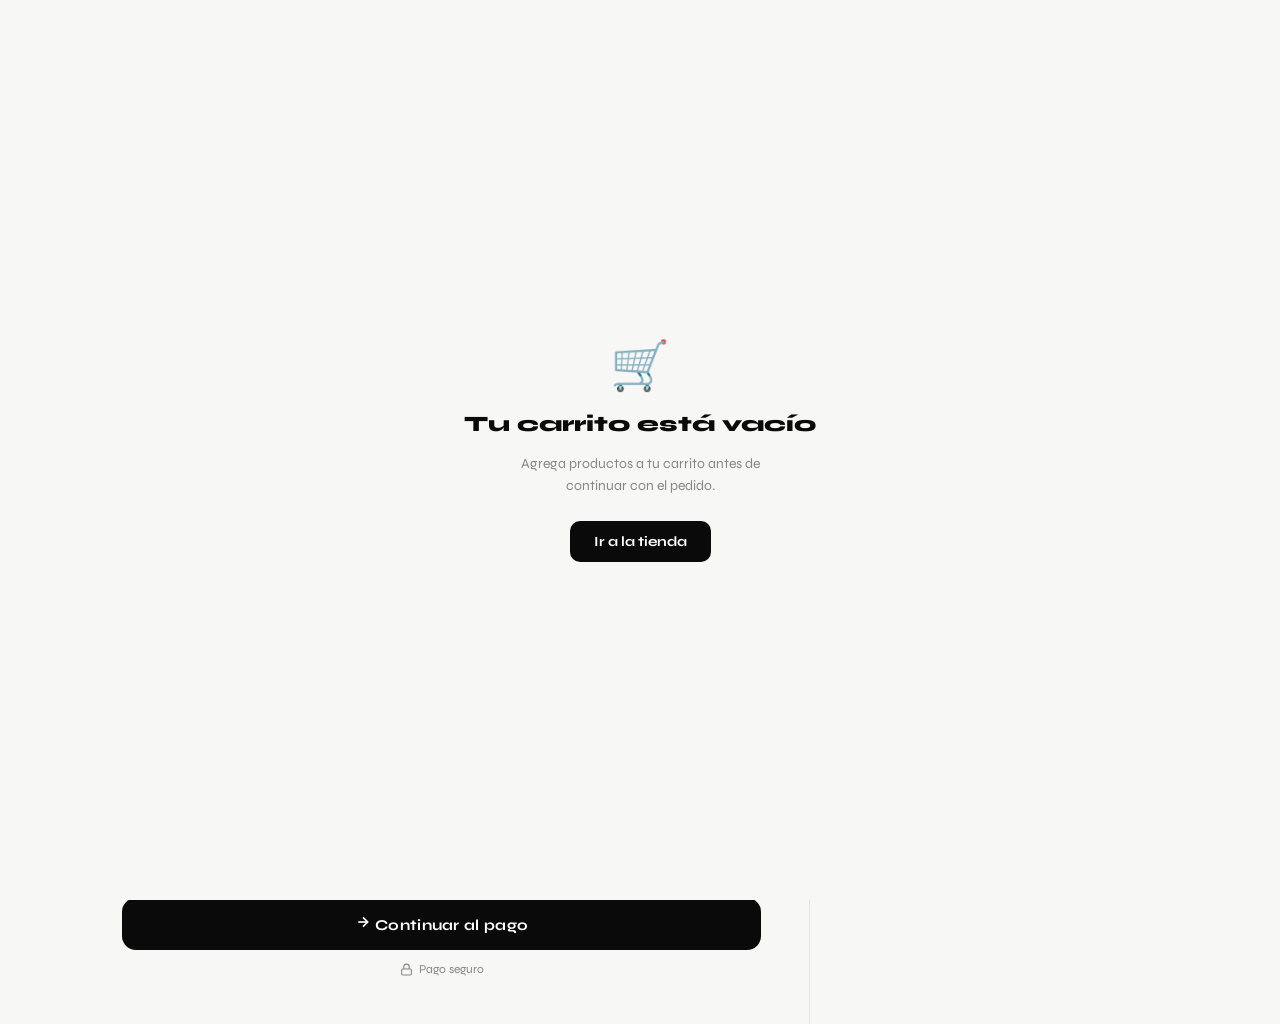
<file: checkout.html>
<!DOCTYPE html>
<html lang="es">
<head>
    <meta charset="UTF-8">
    <meta name="viewport" content="width=device-width, initial-scale=1.0">
    <title>Datos de Entrega </title>
    <link rel="icon" type="image/x-icon" href="favicon.ico">
    <link rel="apple-touch-icon" href="og-image.png">
    <link rel="preconnect" href="https://fonts.googleapis.com">
    <link href="https://fonts.googleapis.com/css2?family=Syne:wght@400;600;700;800&family=DM+Mono:wght@400;500&display=swap" rel="stylesheet">
    <style>
        :root {
            --bg: #f7f7f5;
            --surface: #ffffff;
            --border: #e5e5e0;
            --border-focus: #0a0a0a;
            --text: #0a0a0a;
            --muted: #888880;
            --accent: #adff2f;
            --accent-dark: #0a0a0a;
            --error: #dc2626;
            --error-bg: #fef2f2;
            --success: #16a34a;
            --success-bg: #f0fdf4;
            --radius: 14px;
            --radius-sm: 10px;
        }

        * { margin: 0; padding: 0; box-sizing: border-box; }

        body {
            background: var(--bg);
            color: var(--text);
            font-family: 'Syne', sans-serif;
            font-variant-numeric: lining-nums tabular-nums;
            min-height: 100vh;
        }

        /* ── HEADER ── */
        .header {
            background: #0a0a0a;
            padding: 0 2rem;
            height: 58px;
            display: flex;
            align-items: center;
            justify-content: space-between;
            position: sticky;
            top: 0;
            z-index: 100;
        }

        .header-logo {
            font-family: 'DM Mono', monospace;
            font-size: 15px;
            font-weight: 500;
            color: var(--accent);
            letter-spacing: 4px;
            text-decoration: none;
        }

        .header-back {
            display: flex;
            align-items: center;
            gap: 6px;
            color: #666;
            font-size: 13px;
            text-decoration: none;
            transition: color 0.2s;
        }
        .header-back:hover { color: #fff; }
        .header-back svg { width: 14px; height: 14px; }

        /* ── PROGRESS BAR ── */
        .progress-bar {
            height: 3px;
            background: #1a1a1a;
        }
        .progress-fill {
            height: 100%;
            width: 50%;
            background: var(--accent);
            transition: width 0.5s ease;
        }

        /* ── LAYOUT ── */
        .layout {
            display: grid;
            grid-template-columns: 1fr 380px;
            gap: 0;
            max-width: 1100px;
            margin: 0 auto;
            min-height: calc(100vh - 61px);
        }

        /* ── FORM SIDE ── */
        .form-side {
            padding: 3rem 3rem 3rem 2rem;
            border-right: 1px solid var(--border);
        }

        .form-title {
            font-size: 28px;
            font-weight: 800;
            margin-bottom: 4px;
            letter-spacing: -0.5px;
        }

        .form-subtitle {
            color: var(--muted);
            font-size: 14px;
            margin-bottom: 2.5rem;
        }

        /* Steps */
        .steps {
            display: flex;
            gap: 0;
            margin-bottom: 2.5rem;
            border-bottom: 1px solid var(--border);
            padding-bottom: 1.5rem;
        }

        .step {
            display: flex;
            align-items: center;
            gap: 8px;
            font-size: 12px;
            color: var(--muted);
            font-weight: 600;
            letter-spacing: 1px;
        }

        .step.active { color: var(--text); }

        .step-num {
            width: 22px;
            height: 22px;
            border-radius: 50%;
            background: var(--border);
            color: var(--muted);
            display: flex;
            align-items: center;
            justify-content: center;
            font-size: 11px;
            font-weight: 700;
            flex-shrink: 0;
        }

        .step.active .step-num {
            background: #0a0a0a;
            color: #fff;
        }

        .step.done .step-num {
            background: var(--accent);
            color: #000;
        }

        .step-sep {
            flex: 1;
            height: 1px;
            background: var(--border);
            margin: 0 12px;
        }

        /* Form sections */
        .form-section {
            margin-bottom: 2rem;
        }

        .section-label {
            font-size: 10px;
            letter-spacing: 2.5px;
            color: var(--muted);
            font-weight: 600;
            margin-bottom: 1rem;
            text-transform: uppercase;
        }

        .field-grid {
            display: grid;
            grid-template-columns: 1fr 1fr;
            gap: 14px;
        }

        .field-grid.single { grid-template-columns: 1fr; }

        .field {
            display: flex;
            flex-direction: column;
            gap: 6px;
        }

        .field.full { grid-column: 1 / -1; }

        label {
            font-size: 12px;
            font-weight: 600;
            color: #444;
            letter-spacing: 0.3px;
        }

        .input-wrap {
            position: relative;
        }

        .input-icon {
            position: absolute;
            left: 14px;
            top: 50%;
            transform: translateY(-50%);
            color: #bbb;
            pointer-events: none;
            display: flex;
            align-items: center;
        }

        .input-icon svg { width: 15px; height: 15px; }

        input, select, textarea {
            width: 100%;
            padding: 13px 14px 13px 40px;
            background: var(--surface);
            border: 1.5px solid var(--border);
            border-radius: var(--radius-sm);
            color: var(--text);
            font-family: 'Syne', sans-serif;
            font-variant-numeric: lining-nums tabular-nums;
            font-size: 14px;
            outline: none;
            transition: border-color 0.2s, box-shadow 0.2s;
            appearance: none;
        }

        input.no-icon, select.no-icon, textarea.no-icon {
            padding-left: 14px;
        }

        input:focus, select:focus, textarea:focus {
            border-color: var(--border-focus);
            box-shadow: 0 0 0 3px rgba(0,0,0,0.06);
        }

        input.error, select.error, textarea.error {
            border-color: var(--error);
            box-shadow: 0 0 0 3px rgba(220,38,38,0.08);
        }

        input.valid, select.valid, textarea.valid {
            border-color: var(--success);
        }

        textarea {
            resize: vertical;
            min-height: 80px;
            padding-top: 12px;
        }

        select {
            background-image: url("data:image/svg+xml,%3Csvg xmlns='http://www.w3.org/2000/svg' width='12' height='12' viewBox='0 0 24 24' fill='none' stroke='%23888' stroke-width='2'%3E%3Cpolyline points='6 9 12 15 18 9'/%3E%3C/svg%3E");
            background-repeat: no-repeat;
            background-position: right 14px center;
            padding-right: 36px;
        }

        .field-error {
            font-size: 11px;
            color: var(--error);
            display: none;
            margin-top: 2px;
        }

        .field-error.show { display: block; }

        .field-hint {
            font-size: 11px;
            color: var(--muted);
            margin-top: 2px;
        }

        /* Phone prefix */
        .phone-wrap {
            display: flex;
            gap: 8px;
        }

        .phone-prefix {
            width: 80px;
            flex-shrink: 0;
            padding-left: 10px;
            padding-right: 10px;
            text-align: center;
            background: #f0f0ee;
            color: var(--muted);
            font-size: 13px;
            cursor: default;
        }

        .phone-input { flex: 1; }

        /* Doc type selector */
        .doc-wrap {
            display: flex;
            gap: 8px;
        }

        .doc-type {
            width: 90px;
            flex-shrink: 0;
            padding-left: 10px;
            padding-right: 28px;
            font-size: 13px;
        }

        /* Submit */
        .submit-section {
            margin-top: 2rem;
            padding-top: 1.5rem;
            border-top: 1px solid var(--border);
        }

        .submit-btn {
            width: 100%;
            padding: 16px;
            background: #0a0a0a;
            color: #fff;
            border: none;
            border-radius: var(--radius);
            font-family: 'Syne', sans-serif;
            font-size: 15px;
            font-weight: 700;
            cursor: pointer;
            transition: all 0.2s;
            display: flex;
            align-items: center;
            justify-content: center;
            gap: 8px;
            letter-spacing: 0.3px;
        }

        .submit-btn:hover { background: #1a1a1a; transform: translateY(-1px); }
        .submit-btn:active { transform: translateY(0); }
        .submit-btn:disabled { opacity: 0.5; cursor: not-allowed; transform: none; }

        .submit-btn.loading .btn-text { display: none; }
        .submit-btn:not(.loading) .btn-spinner { display: none; }

        .btn-spinner {
            width: 18px;
            height: 18px;
            border: 2px solid rgba(255,255,255,0.3);
            border-top-color: #fff;
            border-radius: 50%;
            animation: spin 0.7s linear infinite;
        }

        @keyframes spin { to { transform: rotate(360deg); } }

        .secure-note {
            display: flex;
            align-items: center;
            justify-content: center;
            gap: 6px;
            margin-top: 12px;
            color: var(--muted);
            font-size: 12px;
        }

        .secure-note svg { width: 13px; height: 13px; }

        /* ── ORDER SIDE ── */
        .order-side {
            padding: 3rem 2rem;
            background: #f0f0ee;
            position: sticky;
            top: 61px;
            height: calc(100vh - 61px);
            overflow-y: auto;
        }

        .order-title {
            font-size: 11px;
            letter-spacing: 2.5px;
            color: var(--muted);
            font-weight: 600;
            margin-bottom: 1.2rem;
            text-transform: uppercase;
        }

        .order-items {
            display: flex;
            flex-direction: column;
            gap: 10px;
            margin-bottom: 1.5rem;
        }

        .order-item {
            background: var(--surface);
            border-radius: var(--radius-sm);
            padding: 12px 14px;
            display: flex;
            align-items: center;
            gap: 12px;
            border: 1px solid var(--border);
        }

        .order-item-qty {
            width: 24px;
            height: 24px;
            background: #0a0a0a;
            color: #fff;
            border-radius: 6px;
            display: flex;
            align-items: center;
            justify-content: center;
            font-size: 11px;
            font-weight: 700;
            flex-shrink: 0;
            font-family: 'DM Mono', monospace;
        }

        .order-item-qty.gift {
            background: var(--accent);
            color: #000;
        }

        .order-item-name {
            flex: 1;
            font-size: 13px;
            font-weight: 600;
            color: var(--text);
        }

        .order-item-price {
            font-size: 13px;
            font-family: 'DM Mono', monospace;
            color: var(--text);
            font-weight: 500;
        }

        .order-item-price.free {
            color: var(--success);
            font-size: 11px;
            font-weight: 700;
        }

        .order-divider {
            height: 1px;
            background: var(--border);
            margin: 1rem 0;
        }

        .order-row {
            display: flex;
            justify-content: space-between;
            align-items: center;
            font-size: 13px;
            margin-bottom: 8px;
        }

        .order-row span:first-child { color: var(--muted); }
        .order-row span:last-child { font-family: 'DM Mono', monospace; font-weight: 500; }

        .order-row.discount span:last-child { color: var(--success); }

        .order-total {
            display: flex;
            justify-content: space-between;
            align-items: center;
            background: #0a0a0a;
            color: #fff;
            border-radius: var(--radius-sm);
            padding: 14px 16px;
            margin-top: 1rem;
        }

        .order-total-label {
            font-size: 13px;
            font-weight: 600;
        }

        .order-total-value {
            font-family: 'DM Mono', monospace;
            font-size: 16px;
            font-weight: 500;
            color: var(--accent);
        }

        .empty-cart {
            text-align: center;
            padding: 3rem 1rem;
            color: var(--muted);
        }

        .empty-cart-icon { font-size: 2.5rem; margin-bottom: 1rem; }
        .empty-cart p { font-size: 14px; margin-bottom: 1rem; }
        .empty-cart a {
            color: var(--text);
            font-weight: 700;
            font-size: 13px;
            text-decoration: none;
            border-bottom: 2px solid var(--accent);
        }

        /* ── TOAST ── */
        .toast {
            position: fixed;
            bottom: 2rem;
            left: 50%;
            transform: translateX(-50%) translateY(20px);
            background: #0a0a0a;
            color: #fff;
            padding: 12px 20px;
            border-radius: 100px;
            font-size: 13px;
            font-weight: 600;
            opacity: 0;
            transition: all 0.3s ease;
            z-index: 9999;
            white-space: nowrap;
            pointer-events: none;
        }

        .toast.show {
            opacity: 1;
            transform: translateX(-50%) translateY(0);
        }

        /* ── NO CART OVERLAY ── */
        .no-cart-overlay {
            display: none;
            position: fixed;
            inset: 0;
            background: var(--bg);
            z-index: 200;
            flex-direction: column;
            align-items: center;
            justify-content: center;
            gap: 1rem;
            text-align: center;
            padding: 2rem;
        }

        .no-cart-overlay.show { display: flex; }
        .no-cart-overlay h2 { font-size: 22px; font-weight: 800; }
        .no-cart-overlay p { color: var(--muted); font-size: 14px; max-width: 300px; line-height: 1.6; }
        .no-cart-overlay a {
            display: inline-block;
            margin-top: 0.5rem;
            background: #0a0a0a;
            color: #fff;
            padding: 12px 24px;
            border-radius: 10px;
            text-decoration: none;
            font-weight: 700;
            font-size: 14px;
        }

        /* ── RESPONSIVE ── */
        @media (max-width: 768px) {
            .layout {
                grid-template-columns: 1fr;
            }

            .order-side {
                position: static;
                height: auto;
                order: -1;
                padding: 1.5rem 1.2rem;
                border-bottom: 1px solid var(--border);
            }

            .form-side {
                padding: 1.5rem 1.2rem;
                border-right: none;
            }

            .field-grid {
                grid-template-columns: 1fr;
            }
        }

        /* ── ANIMATIONS ── */
        @keyframes fadeUp {
            from { opacity: 0; transform: translateY(16px); }
            to   { opacity: 1; transform: translateY(0); }
        }

        .form-section {
            animation: fadeUp 0.4s ease both;
        }

        .form-section:nth-child(1) { animation-delay: 0.05s; }
        .form-section:nth-child(2) { animation-delay: 0.12s; }
        .form-section:nth-child(3) { animation-delay: 0.19s; }
        .form-section:nth-child(4) { animation-delay: 0.26s; }
    </style>
</head>
<body>

<!-- Header -->
<header class="header">
    <a href="https://cxr10s.github.io/shop/" class="header-logo"></a>
    <a href="https://cxr10s.github.io/shop/" class="header-back">
        <svg viewBox="0 0 24 24" fill="none" stroke="currentColor" stroke-width="2"><polyline points="15 18 9 12 15 6"/></svg>
        Volver a la tienda
    </a>
</header>
<div class="progress-bar"><div class="progress-fill" id="progress-fill"></div></div>

<!-- No cart overlay -->
<div class="no-cart-overlay" id="no-cart-overlay">
    <div style="font-size:3rem;">🛒</div>
    <h2>Tu carrito está vacío</h2>
    <p>Agrega productos a tu carrito antes de continuar con el pedido.</p>
    <a href="https://cxr10s.github.io/shop/">Ir a la tienda</a>
</div>

<!-- Main layout -->
<div class="layout">

    <!-- FORM -->
    <div class="form-side">
        <h1 class="form-title">Datos de usuario</h1>
        <p class="form-subtitle">Completa tu información para procesar el pedido</p>

        <!-- Steps -->
        <div class="steps">
            <div class="step active">
                <div class="step-num">1</div>
                <span>TUS DATOS</span>
            </div>
            <div class="step">
                <span></span>
            </div>
            <div class="step-sep"></div>
            <div class="step">
                <div class="step-num">2</div>
                <span>ENTREGA</span>
            </div>    
        </div>

        <form id="checkout-form" novalidate>

            <!-- Sección 1: Identificación -->
            <div class="form-section">
                <div class="section-label">Identificación personal</div>
                <div class="field-grid">
                    <div class="field full">
                        <label for="nombre">Nombre completo *</label>
                        <div class="input-wrap">
                            <span class="input-icon"><svg viewBox="0 0 24 24" fill="none" stroke="currentColor" stroke-width="2"><path d="M20 21v-2a4 4 0 0 0-4-4H8a4 4 0 0 0-4 4v2"/><circle cx="12" cy="7" r="4"/></svg></span>
                            <input type="text" id="nombre" name="nombre" placeholder="Carlos Gonzales" autocomplete="off" inputmode="text">
                        </div>
                        <span class="field-error" id="err-nombre">Ingresas nombre y apellido, minimo 2 palabras</span>
                    </div>

                    <div class="field">
                        <label for="doc-tipo">Tipo de documento *</label>
                        <div class="input-wrap">
                            <select id="doc-tipo" name="doc-tipo" class="no-icon" style="padding-left:14px;">
                                <option value="CC">Cédula de ciudadanía</option>
                                <option value="CE">Cédula de extranjería</option>
                                <option value="PA">Pasaporte</option>
                                <option value="TI">Tarjeta de identidad</option>
                            </select>
                        </div>
                    </div>

                    <div class="field">
                        <label for="documento">Número de documento *</label>
                        <div class="input-wrap">
                            <span class="input-icon"><svg viewBox="0 0 24 24" fill="none" stroke="currentColor" stroke-width="2"><rect x="2" y="5" width="20" height="14" rx="2"/><line x1="2" y1="10" x2="22" y2="10"/></svg></span>
                            <input type="text" id="documento" name="documento" placeholder="1044411110" inputmode="numeric" maxlength="12" minlength="7">
                        </div>
                        <span class="field-error" id="err-documento">Ingresa un número de documento válido</span>
                    </div>
                </div>
            </div>

            <!-- Sección 2: Contacto -->
            <div class="form-section">
                <div class="section-label">Información de contacto</div>
                <div class="field-grid">
                    <div class="field full">
                        <label for="email">Correo electrónico *</label>
                        <div class="input-wrap">
                            <span class="input-icon"><svg viewBox="0 0 24 24" fill="none" stroke="currentColor" stroke-width="2"><path d="M4 4h16c1.1 0 2 .9 2 2v12c0 1.1-.9 2-2 2H4c-1.1 0-2-.9-2-2V6c0-1.1.9-2 2-2z"/><polyline points="22,6 12,13 2,6"/></svg></span>
                            <input type="email" id="email" name="email" placeholder="tucorreo@gmail.com" autocomplete="email" inputmode="email">
                        </div>
                        <span class="field-error" id="err-email">Usa un correo @gmail.com, @hotmail.com o @outlook.com</span>
                    </div>

                    <div class="field full">
                        <label for="telefono">Teléfono celular *</label>
                        <div class="phone-wrap">
                            <input type="text" class="phone-prefix no-icon" value="+57" readonly tabindex="-1">
                            <div class="input-wrap" style="flex:1;">
                                <span class="input-icon"><svg viewBox="0 0 24 24" fill="none" stroke="currentColor" stroke-width="2"><path d="M22 16.92v3a2 2 0 0 1-2.18 2 19.79 19.79 0 0 1-8.63-3.07A19.5 19.5 0 0 1 4.69 12 19.79 19.79 0 0 1 1.61 3.4 2 2 0 0 1 3.6 1.21h3a2 2 0 0 1 2 1.72c.127.96.361 1.903.7 2.81a2 2 0 0 1-.45 2.11L7.91 8.79a16 16 0 0 0 6.29 6.29l.95-.95a2 2 0 0 1 2.11-.45c.907.339 1.85.573 2.81.7A2 2 0 0 1 22 16.92z"/></svg></span>
                                <input type="tel" id="telefono" name="telefono" placeholder="3001234567" inputmode="numeric" maxlength="10" class="phone-input">
                            </div>
                        </div>
                        <span class="field-error" id="err-telefono">El teléfono debe tener exactamente 10 dígitos</span>
                    </div>
                </div>
            </div>

            <!-- Sección 3: Dirección 
            <div class="form-section">
                <div class="section-label">Dirección de entrega</div>
                <div class="field-grid">

                    <div class="field">
                        <label for="departamento">Departamento *</label>
                        <div class="input-wrap">
                            <select id="departamento" name="departamento" class="no-icon" style="padding-left:14px;">
                                <option value="">Selecciona...</option>
                                <option>Amazonas</option><option>Antioquia</option><option>Arauca</option>
                                <option>Atlántico</option><option>Bolívar</option><option>Boyacá</option>
                                <option>Caldas</option><option>Caquetá</option><option>Casanare</option>
                                <option>Cauca</option><option>Cesar</option><option>Chocó</option>
                                <option>Córdoba</option><option>Cundinamarca</option><option>Guainía</option>
                                <option>Guaviare</option><option>Huila</option><option>La Guajira</option>
                                <option>Magdalena</option><option>Meta</option><option>Nariño</option>
                                <option>Norte de Santander</option><option>Putumayo</option><option>Quindío</option>
                                <option>Risaralda</option><option>San Andrés y Providencia</option>
                                <option>Santander</option><option>Sucre</option><option>Tolima</option>
                                <option>Valle del Cauca</option><option>Vaupés</option><option>Vichada</option>
                                <option>Bogotá D.C.</option>
                            </select>
                        </div>
                        <span class="field-error" id="err-departamento">Selecciona un departamento</span>
                    </div>

                    <div class="field">
                        <label for="ciudad">Ciudad / Municipio *</label>
                        <div class="input-wrap">
                            <span class="input-icon"><svg viewBox="0 0 24 24" fill="none" stroke="currentColor" stroke-width="2"><path d="M3 9l9-7 9 7v11a2 2 0 0 1-2 2H5a2 2 0 0 1-2-2z"/><polyline points="9 22 9 12 15 12 15 22"/></svg></span>
                            <input type="text" id="ciudad" name="ciudad" placeholder="Bogotá" autocomplete="address-level2">
                        </div>
                        <span class="field-error" id="err-ciudad">Ingresa tu ciudad</span>
                    </div>

                    <div class="field full">
                        <label for="direccion">Dirección completa *</label>
                        <div class="input-wrap">
                            <span class="input-icon"><svg viewBox="0 0 24 24" fill="none" stroke="currentColor" stroke-width="2"><path d="M21 10c0 7-9 13-9 13s-9-6-9-13a9 9 0 0 1 18 0z"/><circle cx="12" cy="10" r="3"/></svg></span>
                            <input type="text" id="direccion" name="direccion" placeholder="Calle 123 # 45-67, Barrio Centro" autocomplete="street-address">
                        </div>
                        <span class="field-hint">Incluye barrio, apto o interior si aplica</span>
                        <span class="field-error" id="err-direccion">Ingresa una dirección válida</span>
                    </div>
                </div>
            </div>
            -->
            <!-- Sección 4: Notas -->
            <div class="form-section">
                <div class="section-label">Información adicional</div>
                <div class="field-grid single">
                    <div class="field">
                        <label for="notas">Notas para el pedido <span style="color:var(--muted); font-weight:400;">(opcional)</span></label>
                        <div class="input-wrap">
                            <textarea id="notas" name="notas" class="no-icon" placeholder="Ej: Entregar en portería, llamar antes de llegar, color preferido..." style="padding-top:13px; min-height:90px;"></textarea>
                        </div>
                    </div>
                </div>
            </div>

            <!-- Submit -->
            <div class="submit-section">
                <button type="submit" class="submit-btn" id="submit-btn">
                    <span class="btn-text">
                        <svg width="16" height="16" viewBox="0 0 24 24" fill="none" stroke="currentColor" stroke-width="2.5"><path d="M5 12h14"/><path d="m12 5 7 7-7 7"/></svg>
                        Continuar al pago
                    </span>
                    <div class="btn-spinner"></div>
                </button>
                <div class="secure-note">
                    <svg viewBox="0 0 24 24" fill="none" stroke="currentColor" stroke-width="2"><rect x="3" y="11" width="18" height="11" rx="2" ry="2"/><path d="M7 11V7a5 5 0 0 1 10 0v4"/></svg>
                    Pago seguro
                </div>
            </div>

        </form>
    </div>

    <!-- ORDER SUMMARY -->
    <div class="order-side">
        <div class="order-title">Tu pedido</div>
        <div class="order-items" id="order-items">
            <div class="empty-cart">
                <div class="empty-cart-icon">🛒</div>
                <p>No hay productos en el carrito</p>
                <a href="https://cxr10s.github.io/shop/">Ir a la tienda</a>
            </div>
        </div>
        <div id="order-totals" style="display:none;">
            <div class="order-divider"></div>
            <div class="order-row"><span>Subtotal</span><span id="sum-subtotal">$0</span></div>
            <div class="order-row discount" id="sum-discount-row" style="display:none;">
                <span>Descuento</span><span id="sum-discount">-$0</span>
            </div>
            <div class="order-row" id="sum-shipping-row">
                <span>Envío</span><span id="sum-shipping">-</span>
            </div>
            <div class="order-total">
                <span class="order-total-label">Total a pagar</span>
                <span class="order-total-value" id="sum-total">$0</span>
            </div>
        </div>
    </div>

</div>

<!-- Toast -->
<div class="toast" id="toast"></div>

<script>
// =============================================
// CONFIGURACIÓN
// =============================================
// ── CARRITO ──────────────────────────────────────────────────────

const TIENDA_URL = 'https://cxr10s.github.io/shop/';

// =============================================
// CARRITO — leer desde localStorage
// =============================================
let cart = [];

function loadCart() {
    try {
        // 1. sessionStorage (más fresco, guardado al hacer checkout)
        const fromSession = sessionStorage.getItem('store_cart');
        if (fromSession) {
            cart = JSON.parse(fromSession);
            return;
        }
        // 2. fallback localStorage
        const raw = localStorage.getItem('tienda_cart');
        if (raw) cart = JSON.parse(raw);
    } catch(e) { cart = []; }
}

function fmt(n) {
    return '$' + Math.round(Number(n)).toLocaleString('es-CO');
}

function calcDiscount(subtotal) {
    if (subtotal >= 900000) return { pct: 20, amount: Math.round(subtotal * 0.20) };
    if (subtotal >= 600000) return { pct: 15, amount: Math.round(subtotal * 0.15) };
    if (subtotal >= 400000) return { pct: 12, amount: Math.round(subtotal * 0.12) };
    if (subtotal >= 250000) return { pct: 8,  amount: Math.round(subtotal * 0.08) };
    if (subtotal >= 150000) return { pct: 5,  amount: Math.round(subtotal * 0.05) };
    return { pct: 0, amount: 0 };
}

function renderOrder() {
    const container = document.getElementById('order-items');
    const totalsEl  = document.getElementById('order-totals');

    if (!cart.length) {
        container.innerHTML = `
            <div class="empty-cart">
                <div class="empty-cart-icon">🛒</div>
                <p>No hay productos en el carrito</p>
                <a href="${TIENDA_URL}">Ir a la tienda</a>
            </div>`;
        totalsEl.style.display = 'none';
        document.getElementById('no-cart-overlay').classList.add('show');
        return;
    }

    container.innerHTML = cart.map(item => `
        <div class="order-item">
            <div class="order-item-qty ${item.isGift ? 'gift' : ''}">${item.quantity}</div>
            <div class="order-item-name">${item.name}${item.isGift ? ' 🎁' : ''}</div>
            <div class="order-item-price ${item.isGift ? 'free' : ''}">
                ${item.isGift ? 'GRATIS' : fmt(item.price * item.quantity)}
            </div>
        </div>
    `).join('');

    const subtotal = cart.reduce((s, i) => s + (i.isGift ? 0 : i.price * i.quantity), 0);
    const { amount: descuento } = calcDiscount(subtotal);
    const envio = subtotal > 0 && subtotal < 150000 ? 25000 : 0;
    const total = subtotal - descuento;

    document.getElementById('sum-subtotal').textContent = fmt(subtotal);
    document.getElementById('sum-shipping').textContent = "—";

    const discRow = document.getElementById('sum-discount-row');
    if (descuento > 0) {
        discRow.style.display = 'flex';
        document.getElementById('sum-discount').textContent = '-' + fmt(descuento);
    } else {
        discRow.style.display = 'none';
    }

    document.getElementById('sum-total').textContent = fmt(total);
    totalsEl.style.display = 'block';
}

// =============================================
// VALIDACIONES
// =============================================
function validateNombre(v) { return /^[A-Za-zÁáÉéÍíÓóÚúÑñ\s]{3,}$/.test(v.trim()) && v.trim().split(/\s+/).length >= 2; }
function validateDoc(v)    { return /^[0-9A-Za-z]{7,12}$/.test(v.trim()); }
function validateEmail(v)  { return /^[a-z0-9._%+-]+@(gmail\.com|hotmail\.com|outlook\.com)$/i.test(v.trim()); }
function validatePhone(v)  { return /^[0-9]{10}$/.test(v.trim()); }
function validateCiudad(v) { return v.trim().length >= 2; }
function validateDir(v)    { return v.trim().length >= 8; }
function validateDepto(v)  { return v !== ''; }

const validations = [
    { id: 'nombre',       fn: validateNombre, err: 'err-nombre'      },
    { id: 'documento',    fn: validateDoc,    err: 'err-documento'   },
    { id: 'email',        fn: validateEmail,  err: 'err-email'       },
    { id: 'telefono',     fn: validatePhone,  err: 'err-telefono'    }
];

function validateField(item) {
    const el  = document.getElementById(item.id);
    const err = document.getElementById(item.err);
    const ok  = item.fn(el.value);
    el.classList.toggle('error', !ok);
    el.classList.toggle('valid',  ok);
    if (err) err.classList.toggle('show', !ok);
    return ok;
}

function validateAll() {
    return validations.map(validateField).every(Boolean);
}

// Live validation on blur
validations.forEach(item => {
    const el = document.getElementById(item.id);
    if (!el) return;
    el.addEventListener('blur',  () => { if (el.value) validateField(item); });
    el.addEventListener('input', () => { if (el.classList.contains('error')) validateField(item); });
});

// Only digits for phone and document
document.getElementById('telefono').addEventListener('input', function() {
    this.value = this.value.replace(/\D/g, '');
});
document.getElementById('documento').addEventListener('input', function() {
    this.value = this.value.replace(/[^0-9A-Za-z]/g, '');
});

// Capitalize nombre
document.getElementById('nombre').addEventListener('blur', function() {
    this.value = this.value.trim().split(' ').filter(Boolean)
        .map(w => w.charAt(0).toUpperCase() + w.slice(1).toLowerCase()).join(' ');
});

// =============================================
// PROGRESS BAR on scroll
// =============================================
window.addEventListener('scroll', () => {
    const el   = document.documentElement;
    const pct  = (el.scrollTop / (el.scrollHeight - el.clientHeight)) * 50 + 50;
    document.getElementById('progress-fill').style.width = Math.min(pct, 95) + '%';
}, { passive: true });

// =============================================
// TOAST
// =============================================
function showToast(msg, duration = 3000) {
    const t = document.getElementById('toast');
    t.textContent = msg;
    t.classList.add('show');
    setTimeout(() => t.classList.remove('show'), duration);
}

// =============================================
// PREFILL desde sessionStorage (si viene de Firebase)
// =============================================
function prefillFromSession() {
    try {
        const user = JSON.parse(sessionStorage.getItem('store_user') || 'null');
        if (!user) return;
        if (user.email) {
            const el = document.getElementById('email');
            el.value = user.email;
            el.setAttribute('readonly', true);
            el.style.background = '#f5f5f3';
            el.title = 'Correo de tu cuenta Google';
        }
    } catch(e) {}
}

// =============================================
// SUBMIT
// =============================================
document.getElementById('checkout-form').addEventListener('submit', async function(e) {
    e.preventDefault();

    if (!validateAll()) {
        showToast('⚠️ Revisa los campos marcados en rojo');
        const firstErr = document.querySelector('input.error, select.error, textarea.error');
        if (firstErr) firstErr.scrollIntoView({ behavior: 'smooth', block: 'center' });
        return;
    }

    if (!cart.length) {
        showToast('Tu carrito está vacío');
        return;
    }

    const btn = document.getElementById('submit-btn');
    btn.disabled = true;
    btn.classList.add('loading');

    const nombre    = document.getElementById('nombre').value.trim();
    const docTipo   = document.getElementById('doc-tipo').value;
    const documento = document.getElementById('documento').value.trim();
    const email     = document.getElementById('email').value.trim().toLowerCase();
    const telefono  = document.getElementById('telefono').value.trim();
    const notas     = document.getElementById('notas').value.trim();

    const subtotal = cart.reduce((s, i) => s + (i.isGift ? 0 : i.price * i.quantity), 0);
    const { amount: descuento } = calcDiscount(subtotal);
    const envio = subtotal > 0 && subtotal < 150000 ? 25000 : 0;
    const total = subtotal - descuento ;

    const pedido = {
        nombre,
        email,
        telefono,
        notas: notas || null,
        documento: `${docTipo} ${documento}`,
        productos: cart.map(i => ({
            id: i.id, name: i.name, price: i.price,
            quantity: i.quantity, isGift: i.isGift || false
        })),
        subtotal, descuento, envio: 0, total,
        estado: 'pendiente', estado_pago: 'pendiente'
    };

    try {
        // Solo sessionStorage — Supabase se escribe en pago-nequi.html al confirmar
        sessionStorage.setItem('store_pedido', JSON.stringify(pedido));

        // Progreso al 75%
        document.getElementById('progress-fill').style.width = '75%';

        // Ir a la página de pago Nequi
        window.location.href = 'https://cxr10s.github.io/shop/pago-nequi.html';

    } catch(err) {
        console.error(err);
        showToast('❌ Error al procesar. Intenta de nuevo.');
        btn.disabled = false;
        btn.classList.remove('loading');
    }
});

// =============================================
// ALERTA FACTURA
// =============================================
function fmt(n) {
    return Math.round(Number(n)).toLocaleString('es-CO');
}

async function generarFacturaPDF(pedido) {
    // 1. Carga de librería (Lógica del primer código)
    if (!window.jspdf) {
        await new Promise((resolve, reject) => {
            const script = document.createElement('script');
            script.src = 'https://cdnjs.cloudflare.com/ajax/libs/jspdf/2.5.1/jspdf.umd.min.js';
            script.onload = resolve;
            script.onerror = reject;
            document.head.appendChild(script);
        });
    }

    const { jsPDF } = window.jspdf;
    const doc = new jsPDF({ unit: 'mm', format: 'a4' });

    const W = 210; 
    const margin = 20;
    let y = 0;

    // ── Paleta de Colores (Diseño Premium) ────────
    const accent     = [63, 81, 181]; // Indigo
    const dark       = [30, 30, 30];
    const lightGray  = [245, 247, 250];
    const textGray   = [100, 100, 100];
    const white      = [255, 255, 255];

    // ── Header con Nuevo Branding ────────────────
    doc.setFillColor(...dark);
    doc.rect(0, 0, W, 60, 'F'); 

    y = 25;
    doc.setTextColor(...white);
    doc.setFont('helvetica', 'bold');
    doc.setFontSize(26);
    doc.text('Shop', margin, y); // Nombre actualizado

    doc.setFontSize(10);
    doc.setFont('helvetica', 'normal');
    doc.setTextColor(200, 200, 200);
    doc.text('Alta Calidad', margin, y + 8); // Slogan actualizado

    // Badge de ID
    doc.setFillColor(...accent);
    doc.roundedRect(W - margin - 50, y - 10, 50, 25, 3, 3, 'F');
    doc.setTextColor(...white);
    doc.setFontSize(9);
    doc.text('DETALLE DEL PEDIDO', W - margin - 25, y - 2, { align: 'center' });
    doc.setFontSize(12);
    const idCorto = (pedido.id || '000000').substring(0, 8).toUpperCase();
    doc.text(`#${idCorto}`, W - margin - 25, y + 6, { align: 'center' });

    y = 75;

    // ── Bloque de Información ────────────────────
    doc.setTextColor(...dark);
    doc.setFont('helvetica', 'bold');
    doc.setFontSize(10);
    doc.text('ENVIAR A:', margin, y);
    doc.text('FECHA Y HORA:', W/2 + 10, y);

    y += 6;
    doc.setFont('helvetica', 'normal');
    doc.setTextColor(...textGray);
    doc.setFontSize(9);
    
    const infoCliente = [
        pedido.nombre || 'N/A',
        pedido.direccion || 'N/A',
        `Tel: ${pedido.telefono || 'N/A'}`,
        pedido.email || ''
    ];
    doc.text(infoCliente, margin, y + 2);

     // Formateo de Fecha y Hora
    const fechaObj = pedido.created_at ? new Date(pedido.created_at) : new Date();
    const fecha = fechaObj.toLocaleDateString('es-CO', { day: '2-digit', month: 'long', year: 'numeric' });
    const hora = fechaObj.toLocaleTimeString('es-CO', { 
        hour: '2-digit', 
        minute: '2-digit', 
        hour12: true 
    }).toUpperCase();
    
    doc.text(`${fecha}`, W/2 + 10, y + 2);
    doc.setFont('helvetica', 'bold');
    doc.text(`Hora: ${hora}`, W/2 + 10, y + 7);

    y += 35;

    // ── Tabla de Productos ────────────────────────
    doc.setFillColor(...lightGray);
    doc.roundedRect(margin, y, W - (margin * 2), 10, 2, 2, 'F');
    
    doc.setFont('helvetica', 'bold');
    doc.setTextColor(...dark);
    doc.text('PRODUCTO', margin + 5, y + 6.5);
    doc.text('CANT.', W - 70, y + 6.5, { align: 'right' });
    doc.text('TOTAL', W - margin - 5, y + 6.5, { align: 'right' });

    y += 15;

    const productos = Array.isArray(pedido.productos) ? pedido.productos : [];
    productos.forEach((prod) => {
        doc.setFont('helvetica', 'bold');
        doc.setTextColor(...dark);
        doc.text((prod.name || 'Producto').toUpperCase(), margin + 5, y);
        
        doc.setFont('helvetica', 'normal');
        doc.setTextColor(...textGray);
        doc.text(`${prod.quantity} x $${fmt(prod.price)}`, margin + 5, y + 5);

        doc.setTextColor(...dark);
        const totalProd = prod.isGift ? 'GRATIS' : `$${fmt(prod.price * prod.quantity)}`;
        doc.text(totalProd, W - margin - 5, y + 2.5, { align: 'right' });

        y += 12;
        doc.setDrawColor(230, 230, 230);
        doc.line(margin + 5, y - 2, W - margin - 5, y - 2);
        y += 5;

        // Evitar que el contenido se salga de la página
        if (y > 250) {
            doc.addPage();
            y = 20;
        }
    });

    // ── Resumen de Totales ────────────────────────
    if (y > 230) { doc.addPage(); y = 20; }
    
    y += 5;
    const boxW = 80;
    const boxX = W - margin - boxW;
    
    doc.setFillColor(...lightGray);
    doc.roundedRect(boxX, y, boxW, 35, 3, 3, 'F');

    let rowY = y + 8;
    const drawRow = (label, value, isTotal = false) => {
        doc.setFont('helvetica', isTotal ? 'bold' : 'normal');
        doc.setFontSize(isTotal ? 12 : 9);
        doc.setTextColor(...(isTotal ? accent : textGray));
        
        doc.text(label, boxX + 5, rowY);
        doc.text(value, W - margin - 5, rowY, { align: 'right' });
        rowY += 8;
    };

    drawRow('Subtotal', `$${fmt(pedido.subtotal || 0)}`);
    drawRow('Envío', (pedido.envio > 0) ? `$${fmt(pedido.envio)}` : 'Gratis');
    doc.setDrawColor(200, 200, 200);
    doc.line(boxX + 5, rowY - 4, W - margin - 5, rowY - 4);
    drawRow('TOTAL COP', `$${fmt(pedido.total || 0)}`, true);

    // ── Pie de página ─────────────────────────────
    y = 275; // Posición fija al final de la hoja A4
    doc.setFont('helvetica', 'italic');
    doc.setFontSize(10);
    doc.setTextColor(...accent);
    doc.text('¡Gracias por elegirnos!', W / 2, y, { align: 'center' });
    
    doc.setFont('helvetica', 'normal');
    doc.setFontSize(8);
    doc.setTextColor(...textGray);
    doc.text('Si te gusta lo que recibes, etiquétanos en Instagram: @tienda_deportiva912', W / 2, y + 6, { align: 'center' });

    // Barra decorativa final
    doc.setFillColor(...accent);
    doc.rect(0, 287, W, 10, 'F'); 

    doc.save(`Factura-${idCorto}-Shop.pdf`);
}

// =============================================
// INIT
// =============================================
loadCart();
renderOrder();
prefillFromSession();
</script>

<script>
// ── REDIRECCIÓN POR INACTIVIDAD (10 min) ──────────────────────────
// No hay sesión Firebase viva en esta página (solo se lee un snapshot
// guardado por index.html), así que "cerrar sesión" aquí es redirigir
// al inicio. No toca el carrito ni ningún pedido — el auto-cancelado
// de pedidos abandonados (15 min) es independiente y vive en admin.html.
(function() {
    const LIMITE_INACTIVIDAD_MS = 10 * 60 * 1000;
    let inactividadTimer = null;

    function resetInactividad() {
        clearTimeout(inactividadTimer);
        inactividadTimer = setTimeout(() => {
            window.location.href = 'https://cxr10s.github.io/shop/?motivo=inactividad';
        }, LIMITE_INACTIVIDAD_MS);
    }

    ['mousemove', 'keydown', 'click', 'scroll', 'touchstart'].forEach(ev =>
        document.addEventListener(ev, resetInactividad)
    );
    resetInactividad();
})();
</script>
</body>
</html>
</file>
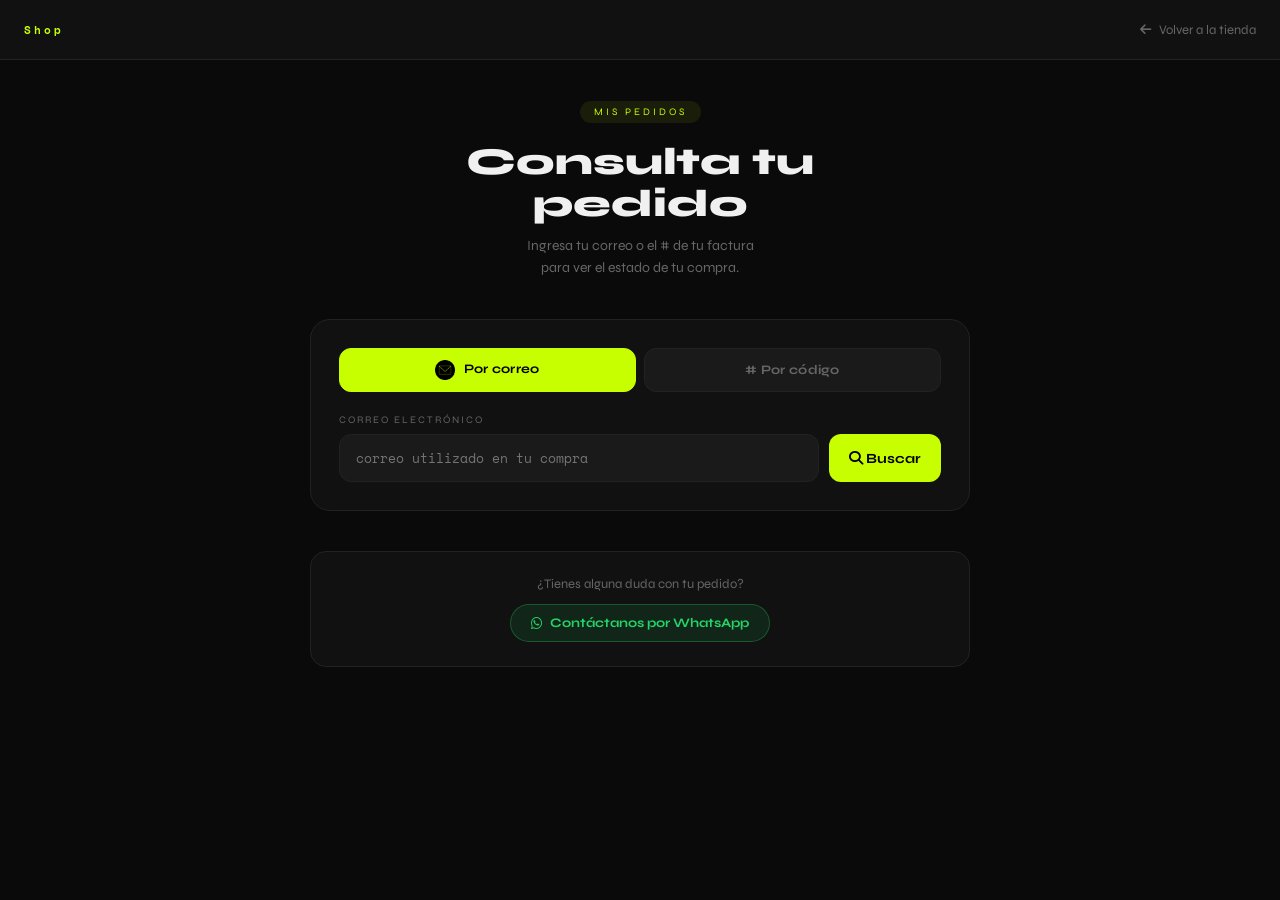
<file: mis-pedidos.html>
<!DOCTYPE html>
<html lang="es">
<head>
    <meta charset="UTF-8">
    <meta name="viewport" content="width=device-width, initial-scale=1.0">
    <title>Mis Pedidos </title>
    <link rel="icon" type="image/svg+xml" href="icon-mis-pedidos.svg">
    <link rel="apple-touch-icon" href="icon-mis-pedidos.svg">
    <link rel="stylesheet" href="https://cdnjs.cloudflare.com/ajax/libs/font-awesome/6.4.2/css/all.min.css">
    <style>
        @import url('https://fonts.googleapis.com/css2?family=Space+Mono:wght@400;700&family=Syne:wght@400;600;700;800&display=swap');

        :root {
            --bg: #0a0a0a;
            --surface: #111;
            --surface2: #1a1a1a;
            --border: #222;
            --accent: #c8ff00;
            --text: #f0f0f0;
            --muted: #666;
            --pendiente: #f59e0b;
            --enviado: #3b82f6;
            --entregado: #22c55e;
            --cancelado: #ef4444;
        }

        * { margin: 0; padding: 0; box-sizing: border-box; }

        body {
            background: var(--bg);
            color: var(--text);
            font-family: 'Syne', sans-serif;
            min-height: 100vh;
            font-variant-numeric: lining-nums tabular-nums;
        }

        /* ── HEADER ── */
        .header {
            background: var(--surface);
            border-bottom: 1px solid var(--border);
            padding: 0 24px;
            height: 60px;
            display: flex;
            align-items: center;
            justify-content: space-between;
            position: sticky;
            top: 0;
            z-index: 100;
        }

        .header-logo {
            font-size: 11px;
            font-family: 'Space Mono', monospace;
            color: var(--accent);
            letter-spacing: 3px;
            text-decoration: none;
            font-weight: 700;
        }

        .header-back {
            display: flex;
            align-items: center;
            gap: 8px;
            color: var(--muted);
            font-size: 13px;
            text-decoration: none;
            transition: color 0.2s;
        }
        .header-back:hover { color: var(--accent); }

        /* ── MAIN ── */
        .main {
            max-width: 700px;
            margin: 0 auto;
            padding: 40px 20px 80px;
        }

        /* ── SEARCH HERO ── */
        #buscar-screen { display: block; }

        .search-hero {
            text-align: center;
            margin-bottom: 40px;
        }

        .search-tag {
            display: inline-block;
            font-size: 10px;
            letter-spacing: 3px;
            color: var(--accent);
            background: rgba(200,255,0,0.08);
            padding: 5px 14px;
            border-radius: 100px;
            margin-bottom: 18px;
        }

        .search-hero h1 {
            font-size: 38px;
            font-weight: 800;
            line-height: 1.1;
            margin-bottom: 10px;
        }

        .search-hero p {
            color: var(--muted);
            font-size: 14px;
            line-height: 1.6;
        }

        .search-box {
            background: var(--surface);
            border: 1px solid var(--border);
            border-radius: 20px;
            padding: 28px;
        }

        .search-label {
            font-size: 10px;
            letter-spacing: 2px;
            color: var(--muted);
            margin-bottom: 8px;
            display: block;
        }

        .search-input-wrap {
            display: flex;
            gap: 10px;
        }

        .email-input {
            flex: 1;
            padding: 13px 16px;
            background: var(--surface2);
            border: 1px solid var(--border);
            border-radius: 12px;
            color: var(--text);
            font-family: 'Space Mono', monospace;
            font-size: 13px;
            outline: none;
            transition: border 0.2s;
            min-width: 0;
        }

        .email-input:focus { border-color: var(--accent); }

        .buscar-btn {
            padding: 13px 20px;
            background: var(--accent);
            color: #000;
            border: none;
            border-radius: 12px;
            font-family: 'Syne', sans-serif;
            font-size: 14px;
            font-weight: 700;
            cursor: pointer;
            transition: opacity 0.2s;
            white-space: nowrap;
            flex-shrink: 0;
        }

        .buscar-btn:hover { opacity: 0.85; }
        .buscar-btn:disabled { opacity: 0.5; cursor: not-allowed; }

        .buscar-btn-dark {
            background: var(--surface2);
            color: var(--text);
            border: 1px solid var(--border);
        }
        .buscar-btn-dark:hover { background: #222; }

        /* ── SEARCH TABS ── */
        .search-tabs {
            display: flex;
            gap: 8px;
            margin-bottom: 22px;
        }
        .search-tab {
            flex: 1;
            padding: 11px 14px;
            background: var(--surface2);
            border: 1px solid var(--border);
            border-radius: 12px;
            color: var(--muted);
            font-family: 'Syne', sans-serif;
            font-size: 13px;
            font-weight: 700;
            cursor: pointer;
            transition: all 0.2s;
            letter-spacing: 0.3px;
        }
        .search-tab:hover { color: var(--text); border-color: #444; }
        .search-tab.active {
            background: var(--accent);
            color: #000;
            border-color: var(--accent);
        }
        .search-panel { animation: panelIn 0.2s ease; }
        @keyframes panelIn { from { opacity:0; transform:translateY(6px); } to { opacity:1; transform:translateY(0); } }

        .search-error {
            color: #ef4444;
            font-size: 12px;
            margin-top: 10px;
            display: none;
            padding: 8px 12px;
            background: rgba(239,68,68,0.08);
            border-radius: 8px;
            border: 1px solid rgba(239,68,68,0.2);
        }

        /* ── RESULTADOS ── */
        #resultados-screen { display: none; }

        .resultados-header {
            display: flex;
            align-items: flex-start;
            justify-content: space-between;
            margin-bottom: 24px;
            gap: 12px;
        }

        .resultados-title { font-size: 20px; font-weight: 800; }

        .resultados-email {
            font-size: 12px;
            color: var(--muted);
            margin-top: 3px;
            font-family: 'Space Mono', monospace;
        }

        .resultados-actions {
            display: flex;
            gap: 8px;
            flex-shrink: 0;
        }

        .volver-btn {
            padding: 8px 14px;
            background: transparent;
            border: 1px solid var(--border);
            border-radius: 8px;
            color: var(--muted);
            font-family: 'Syne', sans-serif;
            font-size: 12px;
            cursor: pointer;
            transition: all 0.2s;
            white-space: nowrap;
        }
        .volver-btn:hover { border-color: var(--accent); color: var(--accent); }

        /* ── PEDIDO CARD ── */
        .pedido-card {
            background: var(--surface);
            border: 1px solid var(--border);
            border-radius: 16px;
            margin-bottom: 14px;
            overflow: hidden;
            transition: border-color 0.2s;
        }

        .pedido-card:hover { border-color: #2e2e2e; }

        .pedido-card-header {
            padding: 18px 20px;
            display: flex;
            align-items: center;
            justify-content: space-between;
            cursor: pointer;
            gap: 12px;
            user-select: none;
        }

        .pedido-card-left { flex: 1; min-width: 0; }

        .pedido-num {
            font-family: 'Space Mono', monospace;
            font-size: 10px;
            color: var(--muted);
            margin-bottom: 3px;
        }

        .pedido-fecha { font-size: 12px; color: var(--muted); }

        .pedido-total {
            font-family: 'Syne', sans-serif;
            font-size: 15px;
            font-weight: 700;
            color: var(--accent);
            white-space: nowrap;
            margin-right: 10px;
        }

        .badge {
            display: inline-flex;
            align-items: center;
            padding: 5px 12px;
            border-radius: 100px;
            font-size: 10px;
            font-weight: 700;
            letter-spacing: 1px;
            white-space: nowrap;
            flex-shrink: 0;
        }

        .badge-pendiente { background: rgba(245,158,11,0.15); color: var(--pendiente); }
        .badge-enviado   { background: rgba(59,130,246,0.15); color: var(--enviado); }
        .badge-entregado { background: rgba(34,197,94,0.15);  color: var(--entregado); }
        .badge-cancelado { background: rgba(239,68,68,0.15);  color: var(--cancelado); }
        .badge-pagado    { background: rgba(34,197,94,0.15);  color: #22c55e; }

        .pedido-chevron {
            color: var(--muted);
            transition: transform 0.3s;
            font-size: 12px;
            flex-shrink: 0;
        }
        .pedido-card.open .pedido-chevron { transform: rotate(180deg); }

        .pedido-card-body {
            display: none;
            border-top: 1px solid var(--border);
            padding: 22px 20px;
        }
        .pedido-card.open .pedido-card-body { display: block; }

        /* ── BANNER PAGO ── */
        .pago-banner {
            display: flex;
            align-items: center;
            gap: 10px;
            padding: 12px 16px;
            border-radius: 12px;
            font-size: 13px;
            font-weight: 700;
            margin-bottom: 22px;
        }
        .pago-banner-pagado   { background: rgba(34,197,94,0.08);  color: #22c55e; border: 1px solid rgba(34,197,94,0.2); }
        .pago-banner-pendiente{ background: rgba(245,158,11,0.08); color: #f59e0b; border: 1px solid rgba(245,158,11,0.2); }
        .pago-banner-error    { background: rgba(239,68,68,0.08);  color: #ef4444; border: 1px solid rgba(239,68,68,0.2); }
        .pago-banner-icon     { font-size: 18px; }
        .pago-banner-text     { flex: 1; }
        .pago-banner-sub      { font-size: 11px; font-weight: 400; opacity: 0.8; margin-top: 2px; }

        /* ── TIMELINE ── */
        .estado-timeline {
            display: flex;
            align-items: center;
            margin-bottom: 28px;
        }

        .timeline-step {
            flex: 1;
            text-align: center;
            position: relative;
        }

        .timeline-step:not(:last-child)::after {
            content: '';
            position: absolute;
            top: 15px;
            left: 50%;
            width: 100%;
            height: 2px;
            background: var(--border);
            z-index: 0;
        }
        .timeline-step.done:not(:last-child)::after { background: var(--accent); }

        .timeline-dot {
            width: 30px;
            height: 30px;
            border-radius: 50%;
            background: var(--surface2);
            border: 2px solid var(--border);
            display: flex;
            align-items: center;
            justify-content: center;
            margin: 0 auto 6px;
            font-size: 12px;
            position: relative;
            z-index: 1;
        }
        .timeline-step.done .timeline-dot    { background: var(--accent); border-color: var(--accent); color: #000; }
        .timeline-step.current .timeline-dot { border-color: var(--accent); color: var(--accent); }

        .timeline-label {
            font-size: 9px;
            letter-spacing: 1px;
            color: var(--muted);
        }
        .timeline-step.done .timeline-label,
        .timeline-step.current .timeline-label { color: var(--text); font-weight: 700; }

        /* ── PRODUCTOS ── */
        .productos-title {
            font-size: 10px;
            letter-spacing: 2px;
            color: var(--muted);
            margin-bottom: 10px;
        }

        .producto-row {
            display: flex;
            justify-content: space-between;
            align-items: center;
            padding: 10px 14px;
            background: var(--surface2);
            border-radius: 10px;
            margin-bottom: 6px;
        }
        .producto-name { font-size: 13px; font-weight: 600; }
        .producto-qty  { font-size: 11px; color: var(--muted); margin-top: 2px; }
        .producto-price { font-size: 13px; color: var(--accent); font-weight: 700; }

        /* ── TOTALES ── */
        .pedido-totales {
            border-top: 1px solid var(--border);
            padding-top: 14px;
            margin-top: 10px;
            margin-bottom: 16px;
        }
        .total-row {
            display: flex;
            justify-content: space-between;
            font-size: 13px;
            margin-bottom: 7px;
            color: var(--muted);
        }
        .total-row.final {
            font-size: 15px;
            font-weight: 800;
            color: var(--accent);
            margin-top: 8px;
            padding-top: 8px;
            border-top: 1px solid var(--border);
        }

        /* ── ACCIONES PEDIDO ── */
        .pedido-acciones {
            display: grid;
            grid-template-columns: 1fr 1fr;
            gap: 8px;
            margin-top: 4px;
        }

        .accion-btn {
            display: flex;
            align-items: center;
            justify-content: center;
            gap: 8px;
            padding: 11px 14px;
            border-radius: 12px;
            font-family: 'Syne', sans-serif;
            font-size: 13px;
            font-weight: 700;
            cursor: pointer;
            text-decoration: none;
            transition: all 0.2s;
            border: none;
            text-align: center;
        }

        .accion-refresh {
            background: var(--surface2);
            border: 1px solid var(--border);
            color: var(--muted);
            gap: 6px;
        }
        .accion-refresh:hover { border-color: var(--accent); color: var(--accent); }
        .accion-refresh.spinning svg { animation: spinBtn .7s linear infinite; }
        @keyframes spinBtn { to { transform: rotate(360deg); } }

        .accion-factura {
            background: var(--surface2);
            border: 1px solid var(--border);
            color: var(--text);
        }
        .accion-factura:hover { border-color: var(--accent); color: var(--accent); }

        .accion-whatsapp {
            background: rgba(37,211,102,0.1);
            border: 1px solid rgba(37,211,102,0.3);
            color: #25d366;
        }
        .accion-whatsapp:hover { background: rgba(37,211,102,0.2); }

        /* ── PAGO PENDIENTE CTA ── */
        .pago-cta {
            background: rgba(245,158,11,0.06);
            border: 1px solid rgba(245,158,11,0.2);
            border-radius: 12px;
            padding: 14px 16px;
            margin-bottom: 16px;
            display: flex;
            align-items: center;
            gap: 12px;
        }
        .pago-cta-icon { font-size: 22px; }
        .pago-cta-text { flex: 1; }
        .pago-cta-title { font-size: 13px; font-weight: 700; color: #f59e0b; }
        .pago-cta-sub   { font-size: 11px; color: var(--muted); margin-top: 2px; line-height: 1.4; }
        .pago-cta-btn {
            padding: 8px 14px;
            background: #f59e0b;
            color: #000;
            border: none;
            border-radius: 8px;
            font-family: 'Syne', sans-serif;
            font-size: 12px;
            font-weight: 700;
            cursor: pointer;
            white-space: nowrap;
            flex-shrink: 0;
            text-decoration: none;
            display: inline-block;
        }

        /* ── LOADING / EMPTY ── */
        .loading-msg {
            text-align: center;
            padding: 48px;
            color: var(--muted);
            font-family: 'Space Mono', monospace;
            font-size: 12px;
        }

        .empty-msg {
            text-align: center;
            padding: 48px 24px;
            color: var(--muted);
        }
        .empty-msg i { font-size: 42px; margin-bottom: 14px; opacity: 0.15; display: block; }
        .empty-msg p { font-size: 14px; line-height: 1.6; }

        /* ── AYUDA FOOTER ── */
        .ayuda-footer {
            text-align: center;
            margin-top: 40px;
            padding: 24px;
            background: var(--surface);
            border: 1px solid var(--border);
            border-radius: 16px;
        }
        .ayuda-footer p { font-size: 13px; color: var(--muted); margin-bottom: 12px; }
        .ayuda-footer a {
            display: inline-flex;
            align-items: center;
            gap: 8px;
            padding: 10px 20px;
            background: rgba(37,211,102,0.1);
            border: 1px solid rgba(37,211,102,0.3);
            border-radius: 100px;
            color: #25d366;
            text-decoration: none;
            font-size: 13px;
            font-weight: 700;
            transition: background 0.2s;
        }
        .ayuda-footer a:hover { background: rgba(37,211,102,0.2); }

        /* ── RESPONSIVE ── */
        @media (max-width: 600px) {
            .search-input-wrap { flex-direction: column; }
            .buscar-btn { width: 100%; }
            .search-hero h1 { font-size: 28px; }
            .pedido-card-header { flex-wrap: wrap; }
            .pedido-total { order: -1; width: 100%; margin-bottom: 6px; margin-right: 0; }
            .timeline-label { font-size: 8px; }
            .pedido-acciones { grid-template-columns: 1fr; }
            .resultados-header { flex-direction: column; }
            .resultados-actions { width: 100%; }
            .volver-btn { flex: 1; text-align: center; }
            .pago-cta { flex-direction: column; text-align: center; }
            .main { padding: 24px 16px 60px; }
        }
    </style>
</head>
<body>

<div class="header">
    <a href="https://cxr10s.github.io/tienda" class="header-logo">Shop</a>
    <a href="https://cxr10s.github.io/tienda" class="header-back">
        <i href="https://cxr10s.github.io/tienda" class="fa-solid fa-arrow-left"></i> Volver a la tienda
    </a>
</div>

<div class="main">

    <!-- PANTALLA BUSCAR -->
    <div id="buscar-screen">
        <div class="search-hero">
            <div class="search-tag">MIS PEDIDOS</div>
            <h1>Consulta tu<br>pedido</h1>
            <p>Ingresa tu correo o el # de tu factura<br>para ver el estado de tu compra.</p>
        </div>

        <div class="search-box">
            <!-- Tabs selector -->
            <div class="search-tabs">
                <button class="search-tab active" id="tab-email" onclick="switchSearchTab('email')">
                    <img src="correo.png" alt="Icono Correo" style="width: 20px; height: 20px; vertical-align: middle; margin-right: 5px;"> Por correo
                </button>
                <button class="search-tab" id="tab-id" onclick="switchSearchTab('id')">
                    # Por código
                </button>
            </div>

            <!-- Panel: Correo -->
            <div id="panel-email" class="search-panel">
                <label class="search-label">CORREO ELECTRÓNICO</label>
                <div class="search-input-wrap">
                    <input
                        class="email-input"
                        type="email"
                        id="email-input"
                        placeholder="correo utilizado en tu compra"
                        autocomplete="email"
                        onkeydown="if(event.key==='Enter') buscarPedidos()">
                    <button class="buscar-btn" id="btn-email" onclick="buscarPedidos()">
                        <i class="fa-solid fa-magnifying-glass"></i> Buscar
                    </button>
                </div>
            </div>

            <!-- Panel: Código ID -->
            <div id="panel-id" class="search-panel" style="display:none;">
                <label class="search-label"># DEL PEDIDO <span style="color:#555; font-weight:400;">(lo encuentras en tu factura)</span></label>
                <div class="search-input-wrap">
                    <input
                        class="email-input"
                        type="text"
                        id="id-input"
                        placeholder="EJ: 48BF96A6"
                        autocomplete="off"
                        style="font-family:'Space Mono',monospace; text-transform:uppercase; letter-spacing:2px;"
                        onkeydown="if(event.key==='Enter') buscarPorId()">
                    <button class="buscar-btn buscar-btn-dark" id="btn-id" onclick="buscarPorId()">
                        <i class="fa-solid fa-hashtag"></i> Buscar
                    </button>
                </div>
            </div>

            <div class="search-error" id="search-error">No encontramos pedidos con ese dato.</div>
        </div>

        <div class="ayuda-footer">
            <p>¿Tienes alguna duda con tu pedido?</p>
            <a href="https://wa.me/573116039256?text=Hola,%20tengo%20una%20pregunta%20sobre%20mi%20pedido." target="_blank" rel="noopener">
                <i class="fa-brands fa-whatsapp"></i> Contáctanos por WhatsApp
            </a>
        </div>
    </div>

    <!-- PANTALLA RESULTADOS -->
    <div id="resultados-screen">
        <div class="resultados-header">
            <div>
                <div class="resultados-title">Tus pedidos</div>
                <div class="resultados-email" id="email-shown"></div>
            </div>
            <div class="resultados-actions">
                <button class="volver-btn" onclick="volverBuscar()">
                    <i class="fa-solid fa-arrow-left"></i> Nueva búsqueda
                </button>
            </div>
        </div>
        <div id="pedidos-list"></div>

        <div class="ayuda-footer" style="margin-top:28px;">
            <p>¿Tienes algún problema con tu pedido?</p>
            <a id="wa-link-resultado" href="https://wa.me/573116039256?text=Hola,%20tengo%20una%20pregunta%20sobre%20mi%20pedido." target="_blank" rel="noopener">
                <i class="fa-brands fa-whatsapp"></i> Hablar con soporte
            </a>
        </div>
    </div>

</div>

<script>
const SUPABASE_URL  = 'https://qvaaistunotxgpyqebya.supabase.co';
const SUPABASE_ANON = 'eyJhbGciOiJIUzI1NiIsInR5cCI6IkpXVCJ9.eyJpc3MiOiJzdXBhYmFzZSIsInJlZiI6InF2YWFpc3R1bm90eGdweXFlYnlhIiwicm9sZSI6ImFub24iLCJpYXQiOjE3NzQxMTk2MzMsImV4cCI6MjA4OTY5NTYzM30.eG62aFEYEtigW7Vb9wJ2VCDK4HVzKCxEredHmVNZXjU';

const WA_NUMBER = '573116039256';

function fmt(n) {
    return Math.round(Number(n)).toLocaleString('es-CO');
}

function switchSearchTab(tab) {
    document.getElementById('panel-email').style.display = tab === 'email' ? 'block' : 'none';
    document.getElementById('panel-id').style.display   = tab === 'id'    ? 'block' : 'none';
    document.getElementById('tab-email').classList.toggle('active', tab === 'email');
    document.getElementById('tab-id').classList.toggle('active', tab === 'id');
    // Clear errors when switching
    const err = document.getElementById('search-error');
    if (err) err.style.display = 'none';
}

function setLoading(btnId, loading) {
    const btn = document.getElementById(btnId);
    if (!btn) return;
    btn.disabled = loading;
    if (loading) btn.innerHTML = '<i class="fa-solid fa-spinner fa-spin"></i>';
    else {
        if (btnId === 'btn-email') btn.innerHTML = '<i class="fa-solid fa-magnifying-glass"></i> Buscar';
        if (btnId === 'btn-id') btn.innerHTML = '<i class="fa-solid fa-hashtag"></i> Buscar';
    }
}

// Prellenar email si viene como parámetro en la URL
window.addEventListener('DOMContentLoaded', () => {
    const params = new URLSearchParams(window.location.search);
    const email  = params.get('email');
    if (email) {
        document.getElementById('email-input').value = email;
        buscarPedidos();
    }
});

async function buscarPedidos() {
    const email = document.getElementById('email-input').value.trim().toLowerCase();
    const errEl = document.getElementById('search-error');
    errEl.style.display = 'none';

    if (!email) {
        errEl.textContent = 'Por favor ingresa tu correo.';
        errEl.style.display = 'block';
        return;
    }

    setLoading('btn-email', true);
    document.getElementById('pedidos-list').innerHTML =
        '<div class="loading-msg"><i class="fa-solid fa-spinner fa-spin"></i>&nbsp; Buscando tus pedidos...</div>';
    document.getElementById('buscar-screen').style.display    = 'none';
    document.getElementById('resultados-screen').style.display = 'block';
    document.getElementById('email-shown').textContent = email;

    // WhatsApp link con el email en el mensaje
    document.getElementById('wa-link-resultado').href =
        `https://wa.me/${WA_NUMBER}?text=${encodeURIComponent(`Hola, tengo una pregunta sobre mi pedido. Mi correo es: ${email}`)}`;

    try {
        const res = await fetch(
            `${SUPABASE_URL}/rest/v1/pedidos?email=eq.${encodeURIComponent(email)}&order=created_at.desc&select=*`,
            { headers: { 'apikey': SUPABASE_ANON, 'Authorization': `Bearer ${SUPABASE_ANON}` } }
        );
        const pedidos = await res.json();

        if (!Array.isArray(pedidos) || pedidos.length === 0) {
            document.getElementById('pedidos-list').innerHTML = `
                <div class="empty-msg">
                    <i class="fa-solid fa-box-open"></i>
                    <p>No encontramos pedidos con ese correo.<br>
                    <span style="font-size:12px;">Verifica que sea el mismo correo que usaste al comprar.</span></p>
                </div>`;
            return;
        }

        pedidosCache = pedidos;
        document.getElementById('pedidos-list').innerHTML =
            pedidos.map((p, i) => renderPedido(p, i === 0)).join('');

    } catch (e) {
        document.getElementById('pedidos-list').innerHTML =
            '<div class="loading-msg" style="color:#ef4444;">&#9888; Error al buscar. Intenta de nuevo.</div>';
    } finally {
        setLoading('btn-email', false);
    }
}

function volverBuscar() {
    document.getElementById('buscar-screen').style.display     = 'block';
    document.getElementById('resultados-screen').style.display = 'none';
    document.getElementById('search-error').style.display      = 'none';
}

function toggleCard(id) {
    document.getElementById('card-' + id).classList.toggle('open');
}

function getPagoBanner(estadoPago, pedido) {
    const ep = estadoPago || 'pendiente';

    if (ep === 'pagado') {
        return `<div class="pago-banner pago-banner-pagado">
            <span class="pago-banner-icon">💳</span>
            <div class="pago-banner-text">
                <div>Pago confirmado</div>
                <div class="pago-banner-sub">Tu pago fue recibido exitosamente a través de Nequi.</div>
            </div>
        </div>`;
    }

    if (ep === 'cancelado') {
        return `<div class="pago-banner pago-banner-error">
            <span class="pago-banner-icon">❌</span>
            <div class="pago-banner-text">
                <div>Pedido cancelado</div>
                <div class="pago-banner-sub">Este pedido fue cancelado y no se procesó ningún pago.</div>
            </div>
        </div>`;
    }

    if (ep === 'error') {
        const waMsg = encodeURIComponent(`Hola, tuve un problema con el pago de mi pedido #${pedido.id.substring(0,8).toUpperCase()}. ¿Me pueden ayudar?`);
        return `<div class="pago-banner pago-banner-error">
            <span class="pago-banner-icon">❌</span>
            <div class="pago-banner-text">
                <div>Pago rechazado</div>
                <div class="pago-banner-sub">El pago no fue completado. Escríbenos para ayudarte.</div>
            </div>
        </div>
        <div class="pago-cta">
            <div class="pago-cta-icon">🚨</div>
            <div class="pago-cta-text">
                <div class="pago-cta-title">¿Necesitas ayuda con el pago?</div>
                <div class="pago-cta-sub">Te ayudamos a completar tu compra rápidamente.</div>
            </div>
            <a class="pago-cta-btn" href="https://wa.me/${WA_NUMBER}?text=${waMsg}" target="_blank" rel="noopener">
                <i class="fa-brands fa-whatsapp"></i> Ayuda
            </a>
        </div>`;
    }

    // Pendiente
    return `<div class="pago-banner pago-banner-pendiente">
        <span class="pago-banner-icon">⏳</span>
        <div class="pago-banner-text">
            <div>Pago pendiente</div>
            <div class="pago-banner-sub">Aún no hemos recibido confirmación de tu pago.</div>
        </div>
    </div>`;
}

function getTimeline(estado, tipoEntrega) {
    const tipo = tipoEntrega || 'tienda';

    const pasosRecogida  = [
        { key: 'pendiente', icon: '🕐', label: 'RECIBIDO'  },
        { key: 'pagado',    icon: '💳', label: 'PAGADO'    },
        { key: 'entregado', icon: '✅', label: 'ENTREGADO' },
    ];
    const pasosDomicilio = [
        { key: 'pendiente', icon: '🕐', label: 'RECIBIDO'  },
        { key: 'pagado',    icon: '💳', label: 'PAGADO'    },
        { key: 'enviado',   icon: '🚚', label: 'EN CAMINO' },
        { key: 'entregado', icon: '✅', label: 'ENTREGADO' },
    ];

    const pasos = tipo === 'domicilio' ? pasosDomicilio : pasosRecogida;
    const ordenRecogida  = { pendiente:0, pagado:1, entregado:2, cancelado:-1 };
    const ordenDomicilio = { pendiente:0, pagado:1, enviado:2, entregado:3, cancelado:-1 };
    const orden  = tipo === 'domicilio' ? ordenDomicilio : ordenRecogida;
    const actual = orden[estado] ?? 0;

    if (estado === 'cancelado') {
        return `<div style="text-align:center; padding:14px; color:var(--cancelado); font-weight:700; font-size:12px; letter-spacing:2px; background:rgba(239,68,68,0.06); border-radius:10px; margin-bottom:20px;">
            ✕ PEDIDO CANCELADO
        </div>`;
    }

    return `<div class="estado-timeline">
        ${pasos.map((paso, i) => {
            const done    = i < actual;
            const current = i === actual;
            return `<div class="timeline-step ${done ? 'done' : ''} ${current ? 'current' : ''}">
                <div class="timeline-dot">${paso.icon}</div>
                <div class="timeline-label">${paso.label}</div>
            </div>`;
        }).join('')}
    </div>`;
}

function renderPedido(p, abierto) {
    const fecha = new Date(p.created_at).toLocaleDateString('es-CO', {
        day: '2-digit', month: 'long', year: 'numeric'
    });
    const productos = Array.isArray(p.productos) ? p.productos : [];
    const idCorto   = p.id.substring(0, 8).toUpperCase();

    const productosHTML = productos.map(prod => `
        <div class="producto-row">
            <div>
                <div class="producto-name">${prod.name}${prod.isGift ? ' ' : ''}</div>
                <div class="producto-qty">Cantidad: ${prod.quantity}</div>
            </div>
            <div class="producto-price">
                ${prod.isGift ? '<span style="color:#22c55e;">Gratis</span>' : '$' + fmt(prod.price * prod.quantity) + ' COP'}
            </div>
        </div>`).join('');

    const waMsg = encodeURIComponent(`Hola, quiero consultar sobre mi pedido #${idCorto}. Mi correo es: ${p.email}`);

    return `
    <div class="pedido-card ${abierto ? 'open' : ''}" id="card-${p.id}" data-pedido-id="${p.id}">
        <div class="pedido-card-header" onclick="toggleCard('${p.id}')">
            <div class="pedido-card-left">
                <div class="pedido-num">Pedido #${idCorto}</div>
                <div class="pedido-fecha">${fecha}</div>
            </div>
            <div class="pedido-total">$${fmt(p.total)} COP</div>
            <span class="badge badge-${p.estado}">${p.estado.toUpperCase()}</span>
            <i class="fa-solid fa-chevron-down pedido-chevron"></i>
        </div>
        <div class="pedido-card-body">
            ${getPagoBanner(p.estado_pago, p)}
            ${getTimeline(p.estado, p.tipo_entrega)}

            <div class="productos-title">PRODUCTOS</div>
            ${productosHTML}

            ${(p.estado_pago === 'cancelado' || p.estado === 'cancelado') ? `
            <div style="background:rgba(239,68,68,0.06);border:1px solid rgba(239,68,68,0.15);border-radius:10px;padding:12px 14px;font-size:13px;color:#ef4444;margin:1rem 0;">
                Este pedido fue cancelado. No se realizó ningún cobro.
            </div>` : p.estado_pago !== 'pagado' ? `
            <div style="background:rgba(245,158,11,0.06);border:1px solid rgba(245,158,11,0.2);border-radius:10px;padding:12px 14px;font-size:13px;color:#f59e0b;margin:1rem 0;">
                ⏳ Tu pedido está pendiente de pago.
                ${p.tipo_entrega === 'domicilio'
                    ? 'Una vez confirmado tu pago procesaremos el envío a tu domicilio.'
                    : 'Una vez confirmado tu pago podrás recogerlo en Calle 13 #25-66.'}
                <div style="margin-top:6px;font-size:12px;opacity:0.8;">La factura estará disponible cuando el pago sea confirmado.</div>
            </div>` : `
            <div class="pedido-totales">
                <div class="total-row"><span>Subtotal</span><span>$${fmt(p.subtotal)} COP</span></div>
                ${p.descuento > 0 ? `<div class="total-row" style="color:var(--entregado);"><span>Descuento aplicado</span><span>-$${fmt(p.descuento)} COP</span></div>` : ''}
                <div class="total-row"><span>Envío</span><span>${p.tipo_entrega === 'tienda' ? '—' : (p.envio > 0 ? '$' + fmt(p.envio) + ' COP' : 'Gratis')}</span></div>
                <div class="total-row final"><span>TOTAL PAGADO</span><span>$${fmt(p.total)} COP</span></div>
            </div>
            <div style="margin:1rem 0;padding:12px 14px;background:var(--surface2);border-radius:10px;font-size:13px;">
                ${p.tipo_entrega === 'domicilio' ? `
                    <div style="font-weight:700;margin-bottom:4px;">🚚 Envío a domicilio</div>
                    <div style="color:var(--muted);">${p.direccion_envio || p.direccion || '—'}</div>
                ` : `
                    <div style="font-weight:700;margin-bottom:4px;">🏪 Recogida en tienda</div>
                    <div style="color:var(--muted);">Calle 13 #25-66 — Recuerda traer la factura: <strong>#${p.id.substring(0,8).toUpperCase()}</strong></div>
                `}
            </div>`}

            <div class="pedido-acciones">
                <button class="accion-btn accion-refresh" onclick="actualizarPedido('${p.id}', this)" title="Actualizar estado">
                    <svg width="13" height="13" viewBox="0 0 24 24" fill="none" stroke="currentColor" stroke-width="2.5"><path d="M23 4v6h-6"/><path d="M1 20v-6h6"/><path d="M3.51 9a9 9 0 0 1 14.85-3.36L23 10M1 14l4.64 4.36A9 9 0 0 0 20.49 15"/></svg>
                    Actualizar
                </button>
                <button class="accion-btn accion-factura"
                    data-pedido-id="${p.id}"
                    ${(p.estado_pago !== 'pagado')
                        ? 'style="cursor:not-allowed;opacity:0.4;" title="Disponible cuando el pago sea confirmado"'
                        : 'onclick="descargarFactura(this)"'}>
                    <i class="fa-solid fa-file-invoice"></i> Descargar Factura
                </button>
                <a class="accion-btn accion-whatsapp" href="https://wa.me/${WA_NUMBER}?text=${waMsg}" target="_blank" rel="noopener">
                    <i class="fa-brands fa-whatsapp"></i> Consultar pedido
                </a>
            </div>
        </div>
    </div>`;
}

let pedidosCache = [];

async function actualizarPedido(pedidoId, btn) {
    btn.classList.add('spinning');
    btn.disabled = true;
    try {
        const res = await fetch(
            `${SUPABASE_URL}/rest/v1/pedidos?id=eq.${pedidoId}&select=*`,
            { headers: { 'apikey': SUPABASE_ANON, 'Authorization': `Bearer ${SUPABASE_ANON}` }}
        );
        const data = await res.json();
        if (!data || !data[0]) { showToast('No se encontró el pedido'); return; }

        const idx = pedidosCache.findIndex(p => p.id === pedidoId);
        if (idx !== -1) pedidosCache[idx] = data[0];
        else pedidosCache.push(data[0]);

        const tmp = document.createElement('div');
        tmp.innerHTML = renderPedido(data[0]);
        const card = document.querySelector(`[data-pedido-id="${pedidoId}"]`);
        if (card) card.replaceWith(tmp.firstElementChild);
        showToast('✓ Estado actualizado');
    } catch(e) {
        showToast('Error al actualizar. Intenta de nuevo.');
    } finally {
        btn.classList.remove('spinning');
        btn.disabled = false;
    }
}

function descargarFactura(btn) {
    const id = btn.getAttribute('data-pedido-id');
    const pedido = pedidosCache.find(p => p.id === id);
    if (pedido) {
        generarFacturaPDF(pedido);
    } else {
        alert('No se pudo encontrar el pedido. Intenta de nuevo.');
    }
}

async function buscarPorId() {
    const rawId = document.getElementById('id-input').value.trim().toUpperCase().replace(/[^A-Z0-9]/g,'');
    const errEl = document.getElementById('search-error');
    errEl.style.display = 'none';

    if (!rawId || rawId.length < 6) {
        errEl.textContent = 'Por favor ingresa el ID del pedido (mínimo 6 caracteres).';
        errEl.style.display = 'block';
        return;
    }

    setLoading('btn-id', true);
    document.getElementById('pedidos-list').innerHTML =
        '<div class="loading-msg"><i class="fa-solid fa-spinner fa-spin"></i>&nbsp; Buscando tu pedido...</div>';
    document.getElementById('buscar-screen').style.display    = 'none';
    document.getElementById('resultados-screen').style.display = 'block';
    document.getElementById('email-shown').textContent = 'ID: ' + rawId;

    document.getElementById('wa-link-resultado').href =
        `https://wa.me/${WA_NUMBER}?text=${encodeURIComponent(`Hola, tengo una duda sobre mi pedido #${rawId}.`)}`;

    try {
        const res = await fetch(
            `${SUPABASE_URL}/rest/v1/pedidos?order=created_at.desc&select=*`,
            { headers: { 'apikey': SUPABASE_ANON, 'Authorization': `Bearer ${SUPABASE_ANON}` } }
        );
        const todos = await res.json();
        const pedidos = todos.filter(p => p.id.substring(0,8).toUpperCase() === rawId);

        if (!pedidos || pedidos.length === 0) {
            document.getElementById('pedidos-list').innerHTML = `
                <div class="empty-msg">
                    <i class="fa-solid fa-box-open"></i>
                    <p>No encontramos un pedido con ese ID.<br>
                    <span style="font-size:12px;">Verifica el ID en tu factura descargada.</span></p>
                </div>`;
            return;
        }
        pedidosCache = pedidos;
        document.getElementById('pedidos-list').innerHTML =
            pedidos.map((p, i) => renderPedido(p, i === 0)).join('');

    } catch (e) {
        document.getElementById('pedidos-list').innerHTML =
            '<div class="loading-msg" style="color:#ef4444;">&#9888; Error al buscar. Intenta de nuevo.</div>';
    } finally {
        setLoading('btn-id', false);
    }
}
</script>
<script src="factura.js"></script>
</body>
</html>
</file>
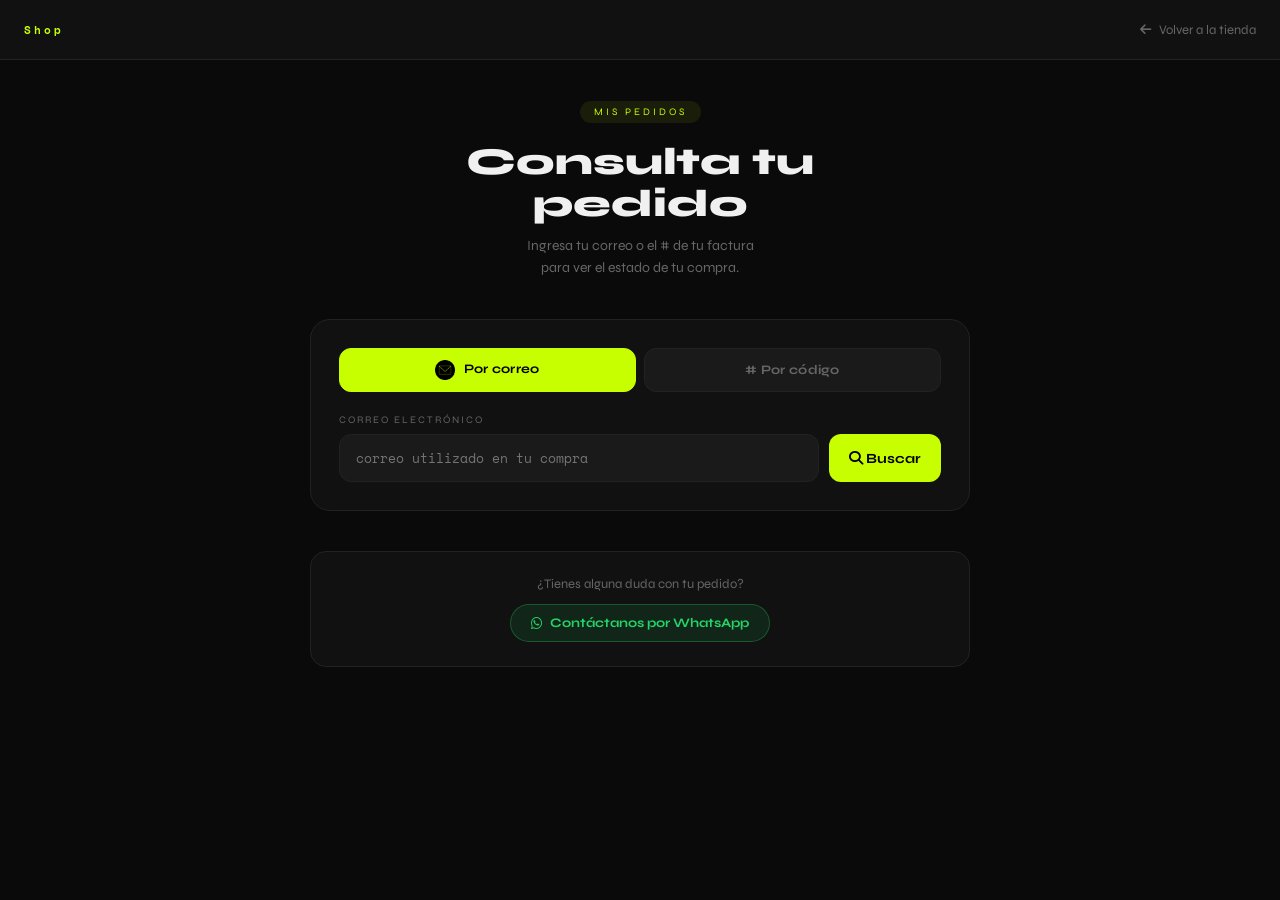
<file: mispedidos.html>
<!DOCTYPE html>
<html lang="es">
<head>
    <meta charset="UTF-8">
    <meta name="viewport" content="width=device-width, initial-scale=1.0">
    <title>Mis Pedidos </title>
    <link rel="icon" type="image/x-icon" href="./favicon.ico">
    <link rel="apple-touch-icon" href="og-image.png">
    <link rel="stylesheet" href="https://cdnjs.cloudflare.com/ajax/libs/font-awesome/6.4.2/css/all.min.css">
    <style>
        @import url('https://fonts.googleapis.com/css2?family=Space+Mono:wght@400;700&family=Syne:wght@400;600;700;800&display=swap');

        :root {
            --bg: #0a0a0a;
            --surface: #111;
            --surface2: #1a1a1a;
            --border: #222;
            --accent: #c8ff00;
            --text: #f0f0f0;
            --muted: #666;
            --pendiente: #f59e0b;
            --enviado: #3b82f6;
            --entregado: #22c55e;
            --cancelado: #ef4444;
        }

        * { margin: 0; padding: 0; box-sizing: border-box; }

        body {
            background: var(--bg);
            color: var(--text);
            font-family: 'Syne', sans-serif;
            min-height: 100vh;
            font-variant-numeric: lining-nums tabular-nums;
        }

        /* ── HEADER ── */
        .header {
            background: var(--surface);
            border-bottom: 1px solid var(--border);
            padding: 0 24px;
            height: 60px;
            display: flex;
            align-items: center;
            justify-content: space-between;
            position: sticky;
            top: 0;
            z-index: 100;
        }

        .header-logo {
            font-size: 11px;
            font-family: 'Space Mono', monospace;
            color: var(--accent);
            letter-spacing: 3px;
            text-decoration: none;
            font-weight: 700;
        }

        .header-back {
            display: flex;
            align-items: center;
            gap: 8px;
            color: var(--muted);
            font-size: 13px;
            text-decoration: none;
            transition: color 0.2s;
        }
        .header-back:hover { color: var(--accent); }

        /* ── MAIN ── */
        .main {
            max-width: 700px;
            margin: 0 auto;
            padding: 40px 20px 80px;
        }

        /* ── SEARCH HERO ── */
        #buscar-screen { display: block; }

        .search-hero {
            text-align: center;
            margin-bottom: 40px;
        }

        .search-tag {
            display: inline-block;
            font-size: 10px;
            letter-spacing: 3px;
            color: var(--accent);
            background: rgba(200,255,0,0.08);
            padding: 5px 14px;
            border-radius: 100px;
            margin-bottom: 18px;
        }

        .search-hero h1 {
            font-size: 38px;
            font-weight: 800;
            line-height: 1.1;
            margin-bottom: 10px;
        }

        .search-hero p {
            color: var(--muted);
            font-size: 14px;
            line-height: 1.6;
        }

        .search-box {
            background: var(--surface);
            border: 1px solid var(--border);
            border-radius: 20px;
            padding: 28px;
        }

        .search-label {
            font-size: 10px;
            letter-spacing: 2px;
            color: var(--muted);
            margin-bottom: 8px;
            display: block;
        }

        .search-input-wrap {
            display: flex;
            gap: 10px;
        }

        .email-input {
            flex: 1;
            padding: 13px 16px;
            background: var(--surface2);
            border: 1px solid var(--border);
            border-radius: 12px;
            color: var(--text);
            font-family: 'Space Mono', monospace;
            font-size: 13px;
            outline: none;
            transition: border 0.2s;
            min-width: 0;
        }

        .email-input:focus { border-color: var(--accent); }

        .buscar-btn {
            padding: 13px 20px;
            background: var(--accent);
            color: #000;
            border: none;
            border-radius: 12px;
            font-family: 'Syne', sans-serif;
            font-size: 14px;
            font-weight: 700;
            cursor: pointer;
            transition: opacity 0.2s;
            white-space: nowrap;
            flex-shrink: 0;
        }

        .buscar-btn:hover { opacity: 0.85; }
        .buscar-btn:disabled { opacity: 0.5; cursor: not-allowed; }

        .buscar-btn-dark {
            background: var(--surface2);
            color: var(--text);
            border: 1px solid var(--border);
        }
        .buscar-btn-dark:hover { background: #222; }

        /* ── SEARCH TABS ── */
        .search-tabs {
            display: flex;
            gap: 8px;
            margin-bottom: 22px;
        }
        .search-tab {
            flex: 1;
            padding: 11px 14px;
            background: var(--surface2);
            border: 1px solid var(--border);
            border-radius: 12px;
            color: var(--muted);
            font-family: 'Syne', sans-serif;
            font-size: 13px;
            font-weight: 700;
            cursor: pointer;
            transition: all 0.2s;
            letter-spacing: 0.3px;
        }
        .search-tab:hover { color: var(--text); border-color: #444; }
        .search-tab.active {
            background: var(--accent);
            color: #000;
            border-color: var(--accent);
        }
        .search-panel { animation: panelIn 0.2s ease; }
        @keyframes panelIn { from { opacity:0; transform:translateY(6px); } to { opacity:1; transform:translateY(0); } }

        .search-error {
            color: #ef4444;
            font-size: 12px;
            margin-top: 10px;
            display: none;
            padding: 8px 12px;
            background: rgba(239,68,68,0.08);
            border-radius: 8px;
            border: 1px solid rgba(239,68,68,0.2);
        }

        /* ── RESULTADOS ── */
        #resultados-screen { display: none; }

        .resultados-header {
            display: flex;
            align-items: flex-start;
            justify-content: space-between;
            margin-bottom: 24px;
            gap: 12px;
        }

        .resultados-title { font-size: 20px; font-weight: 800; }

        .resultados-email {
            font-size: 12px;
            color: var(--muted);
            margin-top: 3px;
            font-family: 'Space Mono', monospace;
        }

        .resultados-actions {
            display: flex;
            gap: 8px;
            flex-shrink: 0;
        }

        .volver-btn {
            padding: 8px 14px;
            background: transparent;
            border: 1px solid var(--border);
            border-radius: 8px;
            color: var(--muted);
            font-family: 'Syne', sans-serif;
            font-size: 12px;
            cursor: pointer;
            transition: all 0.2s;
            white-space: nowrap;
        }
        .volver-btn:hover { border-color: var(--accent); color: var(--accent); }

        /* ── PEDIDO CARD ── */
        .pedido-card {
            background: var(--surface);
            border: 1px solid var(--border);
            border-radius: 16px;
            margin-bottom: 14px;
            overflow: hidden;
            transition: border-color 0.2s;
        }

        .pedido-card:hover { border-color: #2e2e2e; }

        .pedido-card-header {
            padding: 18px 20px;
            display: flex;
            align-items: center;
            justify-content: space-between;
            cursor: pointer;
            gap: 12px;
            user-select: none;
        }

        .pedido-card-left { flex: 1; min-width: 0; }

        .pedido-num {
            font-family: 'Space Mono', monospace;
            font-size: 10px;
            color: var(--muted);
            margin-bottom: 3px;
        }

        .pedido-fecha { font-size: 12px; color: var(--muted); }

        .pedido-total {
            font-family: 'Syne', sans-serif;
            font-size: 15px;
            font-weight: 700;
            color: var(--accent);
            white-space: nowrap;
            margin-right: 10px;
        }

        .badge {
            display: inline-flex;
            align-items: center;
            padding: 5px 12px;
            border-radius: 100px;
            font-size: 10px;
            font-weight: 700;
            letter-spacing: 1px;
            white-space: nowrap;
            flex-shrink: 0;
        }

        .badge-pendiente { background: rgba(245,158,11,0.15); color: var(--pendiente); }
        .badge-enviado   { background: rgba(59,130,246,0.15); color: var(--enviado); }
        .badge-entregado { background: rgba(34,197,94,0.15);  color: var(--entregado); }
        .badge-cancelado { background: rgba(239,68,68,0.15);  color: var(--cancelado); }
        .badge-pagado    { background: rgba(34,197,94,0.15);  color: #22c55e; }

        .pedido-chevron {
            color: var(--muted);
            transition: transform 0.3s;
            font-size: 12px;
            flex-shrink: 0;
        }
        .pedido-card.open .pedido-chevron { transform: rotate(180deg); }

        .pedido-card-body {
            display: none;
            border-top: 1px solid var(--border);
            padding: 22px 20px;
        }
        .pedido-card.open .pedido-card-body { display: block; }

        /* ── BANNER PAGO ── */
        .pago-banner {
            display: flex;
            align-items: center;
            gap: 10px;
            padding: 12px 16px;
            border-radius: 12px;
            font-size: 13px;
            font-weight: 700;
            margin-bottom: 22px;
        }
        .pago-banner-pagado   { background: rgba(34,197,94,0.08);  color: #22c55e; border: 1px solid rgba(34,197,94,0.2); }
        .pago-banner-pendiente{ background: rgba(245,158,11,0.08); color: #f59e0b; border: 1px solid rgba(245,158,11,0.2); }
        .pago-banner-error    { background: rgba(239,68,68,0.08);  color: #ef4444; border: 1px solid rgba(239,68,68,0.2); }
        .pago-banner-icon     { font-size: 18px; }
        .pago-banner-text     { flex: 1; }
        .pago-banner-sub      { font-size: 11px; font-weight: 400; opacity: 0.8; margin-top: 2px; }

        /* ── TIMELINE ── */
        .estado-timeline {
            display: flex;
            align-items: center;
            margin-bottom: 28px;
        }

        .timeline-step {
            flex: 1;
            text-align: center;
            position: relative;
        }

        .timeline-step:not(:last-child)::after {
            content: '';
            position: absolute;
            top: 15px;
            left: 50%;
            width: 100%;
            height: 2px;
            background: var(--border);
            z-index: 0;
        }
        .timeline-step.done:not(:last-child)::after { background: var(--accent); }

        .timeline-dot {
            width: 30px;
            height: 30px;
            border-radius: 50%;
            background: var(--surface2);
            border: 2px solid var(--border);
            display: flex;
            align-items: center;
            justify-content: center;
            margin: 0 auto 6px;
            font-size: 12px;
            position: relative;
            z-index: 1;
        }
        .timeline-step.done .timeline-dot    { background: var(--accent); border-color: var(--accent); color: #000; }
        .timeline-step.current .timeline-dot { border-color: var(--accent); color: var(--accent); }

        .timeline-label {
            font-size: 9px;
            letter-spacing: 1px;
            color: var(--muted);
        }
        .timeline-step.done .timeline-label,
        .timeline-step.current .timeline-label { color: var(--text); font-weight: 700; }

        /* ── PRODUCTOS ── */
        .productos-title {
            font-size: 10px;
            letter-spacing: 2px;
            color: var(--muted);
            margin-bottom: 10px;
        }

        .producto-row {
            display: flex;
            justify-content: space-between;
            align-items: center;
            padding: 10px 14px;
            background: var(--surface2);
            border-radius: 10px;
            margin-bottom: 6px;
        }
        .producto-name { font-size: 13px; font-weight: 600; }
        .producto-qty  { font-size: 11px; color: var(--muted); margin-top: 2px; }
        .producto-price { font-size: 13px; color: var(--accent); font-weight: 700; }

        /* ── TOTALES ── */
        .pedido-totales {
            border-top: 1px solid var(--border);
            padding-top: 14px;
            margin-top: 10px;
            margin-bottom: 16px;
        }
        .total-row {
            display: flex;
            justify-content: space-between;
            font-size: 13px;
            margin-bottom: 7px;
            color: var(--muted);
        }
        .total-row.final {
            font-size: 15px;
            font-weight: 800;
            color: var(--accent);
            margin-top: 8px;
            padding-top: 8px;
            border-top: 1px solid var(--border);
        }

        /* ── ACCIONES PEDIDO ── */
        .pedido-acciones {
            display: grid;
            grid-template-columns: 1fr 1fr;
            gap: 8px;
            margin-top: 4px;
        }

        .accion-btn {
            display: flex;
            align-items: center;
            justify-content: center;
            gap: 8px;
            padding: 11px 14px;
            border-radius: 12px;
            font-family: 'Syne', sans-serif;
            font-size: 13px;
            font-weight: 700;
            cursor: pointer;
            text-decoration: none;
            transition: all 0.2s;
            border: none;
            text-align: center;
        }

        .accion-refresh {
            background: var(--surface2);
            border: 1px solid var(--border);
            color: var(--muted);
            gap: 6px;
        }
        .accion-refresh:hover { border-color: var(--accent); color: var(--accent); }
        .accion-refresh.spinning svg { animation: spinBtn .7s linear infinite; }
        @keyframes spinBtn { to { transform: rotate(360deg); } }

        .accion-factura {
            background: var(--surface2);
            border: 1px solid var(--border);
            color: var(--text);
        }
        .accion-factura:hover { border-color: var(--accent); color: var(--accent); }

        .accion-whatsapp {
            background: rgba(37,211,102,0.1);
            border: 1px solid rgba(37,211,102,0.3);
            color: #25d366;
        }
        .accion-whatsapp:hover { background: rgba(37,211,102,0.2); }

        /* ── PAGO PENDIENTE CTA ── */
        .pago-cta {
            background: rgba(245,158,11,0.06);
            border: 1px solid rgba(245,158,11,0.2);
            border-radius: 12px;
            padding: 14px 16px;
            margin-bottom: 16px;
            display: flex;
            align-items: center;
            gap: 12px;
        }
        .pago-cta-icon { font-size: 22px; }
        .pago-cta-text { flex: 1; }
        .pago-cta-title { font-size: 13px; font-weight: 700; color: #f59e0b; }
        .pago-cta-sub   { font-size: 11px; color: var(--muted); margin-top: 2px; line-height: 1.4; }
        .pago-cta-btn {
            padding: 8px 14px;
            background: #f59e0b;
            color: #000;
            border: none;
            border-radius: 8px;
            font-family: 'Syne', sans-serif;
            font-size: 12px;
            font-weight: 700;
            cursor: pointer;
            white-space: nowrap;
            flex-shrink: 0;
            text-decoration: none;
            display: inline-block;
        }

        /* ── LOADING / EMPTY ── */
        .loading-msg {
            text-align: center;
            padding: 48px;
            color: var(--muted);
            font-family: 'Space Mono', monospace;
            font-size: 12px;
        }

        .empty-msg {
            text-align: center;
            padding: 48px 24px;
            color: var(--muted);
        }
        .empty-msg i { font-size: 42px; margin-bottom: 14px; opacity: 0.15; display: block; }
        .empty-msg p { font-size: 14px; line-height: 1.6; }

        /* ── AYUDA FOOTER ── */
        .ayuda-footer {
            text-align: center;
            margin-top: 40px;
            padding: 24px;
            background: var(--surface);
            border: 1px solid var(--border);
            border-radius: 16px;
        }
        .ayuda-footer p { font-size: 13px; color: var(--muted); margin-bottom: 12px; }
        .ayuda-footer a {
            display: inline-flex;
            align-items: center;
            gap: 8px;
            padding: 10px 20px;
            background: rgba(37,211,102,0.1);
            border: 1px solid rgba(37,211,102,0.3);
            border-radius: 100px;
            color: #25d366;
            text-decoration: none;
            font-size: 13px;
            font-weight: 700;
            transition: background 0.2s;
        }
        .ayuda-footer a:hover { background: rgba(37,211,102,0.2); }

        /* ── RESPONSIVE ── */
        @media (max-width: 600px) {
            .search-input-wrap { flex-direction: column; }
            .buscar-btn { width: 100%; }
            .search-hero h1 { font-size: 28px; }
            .pedido-card-header { flex-wrap: wrap; }
            .pedido-total { order: -1; width: 100%; margin-bottom: 6px; margin-right: 0; }
            .timeline-label { font-size: 8px; }
            .pedido-acciones { grid-template-columns: 1fr; }
            .resultados-header { flex-direction: column; }
            .resultados-actions { width: 100%; }
            .volver-btn { flex: 1; text-align: center; }
            .pago-cta { flex-direction: column; text-align: center; }
            .main { padding: 24px 16px 60px; }
        }
    </style>
</head>
<body>

<div class="header">
    <a href="https://cxr10s.github.io/shop" class="header-logo">Shop</a>
    <a href="https://cxr10s.github.io/shop" class="header-back">
        <i href="https://cxr10s.github.io/shop" class="fa-solid fa-arrow-left"></i> Volver a la tienda
    </a>
</div>

<div class="main">

    <!-- PANTALLA BUSCAR -->
    <div id="buscar-screen">
        <div class="search-hero">
            <div class="search-tag">MIS PEDIDOS</div>
            <h1>Consulta tu<br>pedido</h1>
            <p>Ingresa tu correo o el # de tu factura<br>para ver el estado de tu compra.</p>
        </div>

        <div class="search-box">
            <!-- Tabs selector -->
            <div class="search-tabs">
                <button class="search-tab active" id="tab-email" onclick="switchSearchTab('email')">
                    <img src="correo.png" alt="Icono Correo" style="width: 20px; height: 20px; vertical-align: middle; margin-right: 5px;"> Por correo
                </button>
                <button class="search-tab" id="tab-id" onclick="switchSearchTab('id')">
                    # Por código
                </button>
            </div>

            <!-- Panel: Correo -->
            <div id="panel-email" class="search-panel">
                <label class="search-label">CORREO ELECTRÓNICO</label>
                <div class="search-input-wrap">
                    <input
                        class="email-input"
                        type="email"
                        id="email-input"
                        placeholder="correo utilizado en tu compra"
                        autocomplete="email"
                        onkeydown="if(event.key==='Enter') buscarPedidos()">
                    <button class="buscar-btn" id="btn-email" onclick="buscarPedidos()">
                        <i class="fa-solid fa-magnifying-glass"></i> Buscar
                    </button>
                </div>
            </div>

            <!-- Panel: Código ID -->
            <div id="panel-id" class="search-panel" style="display:none;">
                <label class="search-label"># DEL PEDIDO <span style="color:#555; font-weight:400;">(lo encuentras en tu factura)</span></label>
                <div class="search-input-wrap">
                    <input
                        class="email-input"
                        type="text"
                        id="id-input"
                        placeholder="EJ: 48BF96A6"
                        autocomplete="off"
                        style="font-family:'Space Mono',monospace; text-transform:uppercase; letter-spacing:2px;"
                        onkeydown="if(event.key==='Enter') buscarPorId()">
                    <button class="buscar-btn buscar-btn-dark" id="btn-id" onclick="buscarPorId()">
                        <i class="fa-solid fa-hashtag"></i> Buscar
                    </button>
                </div>
            </div>

            <div class="search-error" id="search-error">No encontramos pedidos con ese dato.</div>
        </div>

        <div class="ayuda-footer">
            <p>¿Tienes alguna duda con tu pedido?</p>
            <a href="https://wa.me/573116039256?text=Hola,%20tengo%20una%20pregunta%20sobre%20mi%20pedido." target="_blank" rel="noopener">
                <i class="fa-brands fa-whatsapp"></i> Contáctanos por WhatsApp
            </a>
        </div>
    </div>

    <!-- PANTALLA RESULTADOS -->
    <div id="resultados-screen">
        <div class="resultados-header">
            <div>
                <div class="resultados-title">Tus pedidos</div>
                <div class="resultados-email" id="email-shown"></div>
            </div>
            <div class="resultados-actions">
                <button class="volver-btn" onclick="volverBuscar()">
                    <i class="fa-solid fa-arrow-left"></i> Nueva búsqueda
                </button>
            </div>
        </div>
        <div id="pedidos-list"></div>

        <div class="ayuda-footer" style="margin-top:28px;">
            <p>¿Tienes algún problema con tu pedido?</p>
            <a id="wa-link-resultado" href="https://wa.me/573116039256?text=Hola,%20tengo%20una%20pregunta%20sobre%20mi%20pedido." target="_blank" rel="noopener">
                <i class="fa-brands fa-whatsapp"></i> Hablar con soporte
            </a>
        </div>
    </div>

</div>

<script>
const SUPABASE_URL  = 'https://qvaaistunotxgpyqebya.supabase.co';
const SUPABASE_ANON = 'eyJhbGciOiJIUzI1NiIsInR5cCI6IkpXVCJ9.eyJpc3MiOiJzdXBhYmFzZSIsInJlZiI6InF2YWFpc3R1bm90eGdweXFlYnlhIiwicm9sZSI6ImFub24iLCJpYXQiOjE3NzQxMTk2MzMsImV4cCI6MjA4OTY5NTYzM30.eG62aFEYEtigW7Vb9wJ2VCDK4HVzKCxEredHmVNZXjU';

const WA_NUMBER = '573116039256';

function fmt(n) {
    return Math.round(Number(n)).toLocaleString('es-CO');
}

function switchSearchTab(tab) {
    document.getElementById('panel-email').style.display = tab === 'email' ? 'block' : 'none';
    document.getElementById('panel-id').style.display   = tab === 'id'    ? 'block' : 'none';
    document.getElementById('tab-email').classList.toggle('active', tab === 'email');
    document.getElementById('tab-id').classList.toggle('active', tab === 'id');
    // Clear errors when switching
    const err = document.getElementById('search-error');
    if (err) err.style.display = 'none';
}

function setLoading(btnId, loading) {
    const btn = document.getElementById(btnId);
    if (!btn) return;
    btn.disabled = loading;
    if (loading) btn.innerHTML = '<i class="fa-solid fa-spinner fa-spin"></i>';
    else {
        if (btnId === 'btn-email') btn.innerHTML = '<i class="fa-solid fa-magnifying-glass"></i> Buscar';
        if (btnId === 'btn-id') btn.innerHTML = '<i class="fa-solid fa-hashtag"></i> Buscar';
    }
}

// Prellenar email si viene como parámetro en la URL
window.addEventListener('DOMContentLoaded', () => {
    const params = new URLSearchParams(window.location.search);
    const email  = params.get('email');
    if (email) {
        document.getElementById('email-input').value = email;
        buscarPedidos();
    }
});

async function buscarPedidos() {
    const email = document.getElementById('email-input').value.trim().toLowerCase();
    const errEl = document.getElementById('search-error');
    errEl.style.display = 'none';

    if (!email) {
        errEl.textContent = 'Por favor ingresa tu correo.';
        errEl.style.display = 'block';
        return;
    }

    setLoading('btn-email', true);
    document.getElementById('pedidos-list').innerHTML =
        '<div class="loading-msg"><i class="fa-solid fa-spinner fa-spin"></i>&nbsp; Buscando tus pedidos...</div>';
    document.getElementById('buscar-screen').style.display    = 'none';
    document.getElementById('resultados-screen').style.display = 'block';
    document.getElementById('email-shown').textContent = email;

    // WhatsApp link con el email en el mensaje
    document.getElementById('wa-link-resultado').href =
        `https://wa.me/${WA_NUMBER}?text=${encodeURIComponent(`Hola, tengo una pregunta sobre mi pedido. Mi correo es: ${email}`)}`;

    try {
        const res = await fetch(
            `${SUPABASE_URL}/rest/v1/pedidos?email=eq.${encodeURIComponent(email)}&order=created_at.desc&select=*`,
            { headers: { 'apikey': SUPABASE_ANON, 'Authorization': `Bearer ${SUPABASE_ANON}` } }
        );
        const pedidos = await res.json();

        if (!Array.isArray(pedidos) || pedidos.length === 0) {
            document.getElementById('pedidos-list').innerHTML = `
                <div class="empty-msg">
                    <i class="fa-solid fa-box-open"></i>
                    <p>No encontramos pedidos con ese correo.<br>
                    <span style="font-size:12px;">Verifica que sea el mismo correo que usaste al comprar.</span></p>
                </div>`;
            return;
        }

        pedidosCache = pedidos;
        document.getElementById('pedidos-list').innerHTML =
            pedidos.map((p, i) => renderPedido(p, i === 0)).join('');

    } catch (e) {
        document.getElementById('pedidos-list').innerHTML =
            '<div class="loading-msg" style="color:#ef4444;">&#9888; Error al buscar. Intenta de nuevo.</div>';
    } finally {
        setLoading('btn-email', false);
    }
}

function volverBuscar() {
    document.getElementById('buscar-screen').style.display     = 'block';
    document.getElementById('resultados-screen').style.display = 'none';
    document.getElementById('search-error').style.display      = 'none';
}

function toggleCard(id) {
    document.getElementById('card-' + id).classList.toggle('open');
}

function getPagoBanner(estadoPago, pedido) {
    const ep = estadoPago || 'pendiente';

    if (ep === 'pagado') {
        return `<div class="pago-banner pago-banner-pagado">
            <span class="pago-banner-icon">💳</span>
            <div class="pago-banner-text">
                <div>Pago confirmado</div>
                <div class="pago-banner-sub">Tu pago fue recibido exitosamente a través de Nequi.</div>
            </div>
        </div>`;
    }

    if (ep === 'cancelado') {
        return `<div class="pago-banner pago-banner-error">
            <span class="pago-banner-icon">❌</span>
            <div class="pago-banner-text">
                <div>Pedido cancelado</div>
                <div class="pago-banner-sub">Este pedido fue cancelado y el pago sera reembolsado</div>
            </div>
        </div>`;
    }

    if (ep === 'error') {
        const waMsg = encodeURIComponent(`Hola, tuve un problema con el pago de mi pedido #${pedido.id.substring(0,8).toUpperCase()}. ¿Me pueden ayudar?`);
        return `<div class="pago-banner pago-banner-error">
            <span class="pago-banner-icon">❌</span>
            <div class="pago-banner-text">
                <div>Pago rechazado</div>
                <div class="pago-banner-sub">El pago no fue completado. Escríbenos para ayudarte.</div>
            </div>
        </div>
        <div class="pago-cta">
            <div class="pago-cta-icon">🚨</div>
            <div class="pago-cta-text">
                <div class="pago-cta-title">¿Necesitas ayuda con el pago?</div>
                <div class="pago-cta-sub">Te ayudamos a completar tu compra rápidamente.</div>
            </div>
            <a class="pago-cta-btn" href="https://wa.me/${WA_NUMBER}?text=${waMsg}" target="_blank" rel="noopener">
                <i class="fa-brands fa-whatsapp"></i> Ayuda
            </a>
        </div>`;
    }

    // Pendiente
    return `<div class="pago-banner pago-banner-pendiente">
        <span class="pago-banner-icon">⏳</span>
        <div class="pago-banner-text">
            <div>Pago pendiente</div>
            <div class="pago-banner-sub">Aún no hemos recibido confirmación de tu pago.</div>
        </div>
    </div>`;
}

function getTimeline(estado, tipoEntrega) {
    const tipo = tipoEntrega || 'tienda';

    const pasosRecogida  = [
        { key: 'pendiente', icon: '🕐', label: 'RECIBIDO'  },
        { key: 'pagado',    icon: '💳', label: 'PAGADO'    },
        { key: 'entregado', icon: '✅', label: 'ENTREGADO' },
    ];
    const pasosDomicilio = [
        { key: 'pendiente', icon: '🕐', label: 'RECIBIDO'  },
        { key: 'pagado',    icon: '💳', label: 'PAGADO'    },
        { key: 'enviado',   icon: '🚚', label: 'EN CAMINO' },
        { key: 'entregado', icon: '✅', label: 'ENTREGADO' },
    ];

    const pasos = tipo === 'domicilio' ? pasosDomicilio : pasosRecogida;
    const ordenRecogida  = { pendiente:0, pagado:1, entregado:2, cancelado:-1 };
    const ordenDomicilio = { pendiente:0, pagado:1, enviado:2, entregado:3, cancelado:-1 };
    const orden  = tipo === 'domicilio' ? ordenDomicilio : ordenRecogida;
    const actual = orden[estado] ?? 0;

    if (estado === 'cancelado') {
        return `<div style="text-align:center; padding:14px; color:var(--cancelado); font-weight:700; font-size:12px; letter-spacing:2px; background:rgba(239,68,68,0.06); border-radius:10px; margin-bottom:20px;">
            ✕ PEDIDO CANCELADO
        </div>`;
    }

    return `<div class="estado-timeline">
        ${pasos.map((paso, i) => {
            const done    = i < actual;
            const current = i === actual;
            return `<div class="timeline-step ${done ? 'done' : ''} ${current ? 'current' : ''}">
                <div class="timeline-dot">${paso.icon}</div>
                <div class="timeline-label">${paso.label}</div>
            </div>`;
        }).join('')}
    </div>`;
}

function renderPedido(p, abierto) {
    const fecha = new Date(p.created_at).toLocaleDateString('es-CO', {
        day: '2-digit', month: 'long', year: 'numeric'
    });
    const productos = Array.isArray(p.productos) ? p.productos : [];
    const idCorto   = p.id.substring(0, 8).toUpperCase();

    const productosHTML = productos.map(prod => `
        <div class="producto-row">
            <div>
                <div class="producto-name">${prod.name}${prod.isGift ? ' ' : ''}</div>
                <div class="producto-qty">Cantidad: ${prod.quantity}</div>
            </div>
            <div class="producto-price">
                ${prod.isGift ? '<span style="color:#22c55e;">Gratis</span>' : '$' + fmt(prod.price * prod.quantity) + ' COP'}
            </div>
        </div>`).join('');

    const waMsg = encodeURIComponent(`Hola, quiero consultar sobre mi pedido #${idCorto}. Mi correo es: ${p.email}`);

    return `
    <div class="pedido-card ${abierto ? 'open' : ''}" id="card-${p.id}" data-pedido-id="${p.id}">
        <div class="pedido-card-header" onclick="toggleCard('${p.id}')">
            <div class="pedido-card-left">
                <div class="pedido-num">Pedido #${idCorto}</div>
                <div class="pedido-fecha">${fecha}</div>
            </div>
            <div class="pedido-total">$${fmt(p.total)} COP</div>
            <span class="badge badge-${p.estado}">${p.estado.toUpperCase()}</span>
            <i class="fa-solid fa-chevron-down pedido-chevron"></i>
        </div>
        <div class="pedido-card-body">
            ${getPagoBanner(p.estado_pago, p)}
            ${getTimeline(p.estado, p.tipo_entrega)}

            <div class="productos-title">PRODUCTOS</div>
            ${productosHTML}

            ${(p.estado_pago === 'cancelado' || p.estado === 'cancelado') ? `
            <div style="background:rgba(239,68,68,0.06);border:1px solid rgba(239,68,68,0.15);border-radius:10px;padding:12px 14px;font-size:13px;color:#ef4444;margin:1rem 0;">
                Solo si el pago fue exitoso. contactanos para reembolsar
            </div>` : p.estado_pago !== 'pagado' ? `
            <div style="background:rgba(245,158,11,0.06);border:1px solid rgba(245,158,11,0.2);border-radius:10px;padding:12px 14px;font-size:13px;color:#f59e0b;margin:1rem 0;">
                ⏳ Tu pedido está pendiente de pago.
                ${p.tipo_entrega === 'domicilio'
                    ? 'Una vez confirmado tu pago procesaremos el envío a tu domicilio.'
                    : 'Una vez confirmado tu pago podrás recogerlo en Calle 13 #25-66.'}
                <div style="margin-top:6px;font-size:12px;opacity:0.8;">La factura estará disponible cuando el pago sea confirmado.</div>
            </div>` : `
            <div class="pedido-totales">
                <div class="total-row"><span>Subtotal</span><span>$${fmt(p.subtotal)} COP</span></div>
                ${p.descuento > 0 ? `<div class="total-row" style="color:var(--entregado);"><span>Descuento aplicado</span><span>-$${fmt(p.descuento)} COP</span></div>` : ''}
                <div class="total-row"><span>Envío</span><span>${p.tipo_entrega === 'tienda' ? '—' : (p.envio > 0 ? '$' + fmt(p.envio) + ' COP' : 'Gratis')}</span></div>
                <div class="total-row final"><span>TOTAL PAGADO</span><span>$${fmt(p.total)} COP</span></div>
            </div>
            <div style="margin:1rem 0;padding:12px 14px;background:var(--surface2);border-radius:10px;font-size:13px;">
                ${p.tipo_entrega === 'domicilio' ? `
                    <div style="font-weight:700;margin-bottom:4px;">🚚 Envío a domicilio</div>
                    <div style="color:var(--muted);">${p.direccion_envio || p.direccion || '—'}</div>
                ` : `
                    <div style="font-weight:700;margin-bottom:4px;">🏪 Recogida en tienda</div>
                    <div style="color:var(--muted);">Calle 13 #25-66 — Recuerda traer la factura: <strong>#${p.id.substring(0,8).toUpperCase()}</strong></div>
                `}
            </div>`}

            <div class="pedido-acciones">
                <button class="accion-btn accion-refresh" onclick="actualizarPedido('${p.id}', this)" title="Actualizar estado">
                    <svg width="13" height="13" viewBox="0 0 24 24" fill="none" stroke="currentColor" stroke-width="2.5"><path d="M23 4v6h-6"/><path d="M1 20v-6h6"/><path d="M3.51 9a9 9 0 0 1 14.85-3.36L23 10M1 14l4.64 4.36A9 9 0 0 0 20.49 15"/></svg>
                    Actualizar
                </button>
                <button class="accion-btn accion-factura"
                    data-pedido-id="${p.id}"
                    ${(p.estado_pago !== 'pagado')
                        ? 'style="cursor:not-allowed;opacity:0.4;" title="Disponible cuando el pago sea confirmado"'
                        : 'onclick="descargarFactura(this)"'}>
                    <i class="fa-solid fa-file-invoice"></i> Descargar Factura
                </button>
                <a class="accion-btn accion-whatsapp" href="https://wa.me/${WA_NUMBER}?text=${waMsg}" target="_blank" rel="noopener">
                    <i class="fa-brands fa-whatsapp"></i> Consultar pedido
                </a>
            </div>
        </div>
    </div>`;
}

let pedidosCache = [];

async function actualizarPedido(pedidoId, btn) {
    btn.classList.add('spinning');
    btn.disabled = true;
    try {
        const res = await fetch(
            `${SUPABASE_URL}/rest/v1/pedidos?id=eq.${pedidoId}&select=*`,
            { headers: { 'apikey': SUPABASE_ANON, 'Authorization': `Bearer ${SUPABASE_ANON}` }}
        );
        const data = await res.json();
        if (!data || !data[0]) { showToast('No se encontró el pedido'); return; }

        const idx = pedidosCache.findIndex(p => p.id === pedidoId);
        if (idx !== -1) pedidosCache[idx] = data[0];
        else pedidosCache.push(data[0]);

        const tmp = document.createElement('div');
        tmp.innerHTML = renderPedido(data[0]);
        const card = document.querySelector(`[data-pedido-id="${pedidoId}"]`);
        if (card) card.replaceWith(tmp.firstElementChild);
        showToast('✓ Estado actualizado');
    } catch(e) {
        showToast('Error al actualizar. Intenta de nuevo.');
    } finally {
        btn.classList.remove('spinning');
        btn.disabled = false;
    }
}

function descargarFactura(btn) {
    const id = btn.getAttribute('data-pedido-id');
    const pedido = pedidosCache.find(p => p.id === id);
    if (pedido) {
        generarFacturaPDF(pedido);
    } else {
        alert('No se pudo encontrar el pedido. Intenta de nuevo.');
    }
}

async function buscarPorId() {
    const rawId = document.getElementById('id-input').value.trim().toUpperCase().replace(/[^A-Z0-9]/g,'');
    const errEl = document.getElementById('search-error');
    errEl.style.display = 'none';

    if (!rawId || rawId.length < 6) {
        errEl.textContent = 'Por favor ingresa el ID del pedido (mínimo 6 caracteres).';
        errEl.style.display = 'block';
        return;
    }

    setLoading('btn-id', true);
    document.getElementById('pedidos-list').innerHTML =
        '<div class="loading-msg"><i class="fa-solid fa-spinner fa-spin"></i>&nbsp; Buscando tu pedido...</div>';
    document.getElementById('buscar-screen').style.display    = 'none';
    document.getElementById('resultados-screen').style.display = 'block';
    document.getElementById('email-shown').textContent = 'ID: ' + rawId;

    document.getElementById('wa-link-resultado').href =
        `https://wa.me/${WA_NUMBER}?text=${encodeURIComponent(`Hola, tengo una duda sobre mi pedido #${rawId}.`)}`;

    try {
        const res = await fetch(
            `${SUPABASE_URL}/rest/v1/pedidos?order=created_at.desc&select=*`,
            { headers: { 'apikey': SUPABASE_ANON, 'Authorization': `Bearer ${SUPABASE_ANON}` } }
        );
        const todos = await res.json();
        const pedidos = todos.filter(p => p.id.substring(0,8).toUpperCase() === rawId);

        if (!pedidos || pedidos.length === 0) {
            document.getElementById('pedidos-list').innerHTML = `
                <div class="empty-msg">
                    <i class="fa-solid fa-box-open"></i>
                    <p>No encontramos un pedido con ese ID.<br>
                    <span style="font-size:12px;">Verifica el ID en tu factura descargada.</span></p>
                </div>`;
            return;
        }
        pedidosCache = pedidos;
        document.getElementById('pedidos-list').innerHTML =
            pedidos.map((p, i) => renderPedido(p, i === 0)).join('');

    } catch (e) {
        document.getElementById('pedidos-list').innerHTML =
            '<div class="loading-msg" style="color:#ef4444;">&#9888; Error al buscar. Intenta de nuevo.</div>';
    } finally {
        setLoading('btn-id', false);
    }
}
</script>
<script src="factura.js"></script>
<script>
// ── REDIRECCIÓN POR INACTIVIDAD (10 min) ──────────────────────────
(function() {
    const LIMITE_INACTIVIDAD_MS = 10 * 60 * 1000;
    let inactividadTimer = null;

    function resetInactividad() {
        clearTimeout(inactividadTimer);
        inactividadTimer = setTimeout(() => {
            window.location.href = 'https://cxr10s.github.io/shop/?motivo=inactividad';
        }, LIMITE_INACTIVIDAD_MS);
    }

    ['mousemove', 'keydown', 'click', 'scroll', 'touchstart'].forEach(ev =>
        document.addEventListener(ev, resetInactividad)
    );
    resetInactividad();
})();
</script>
</body>
</html>
</file>
